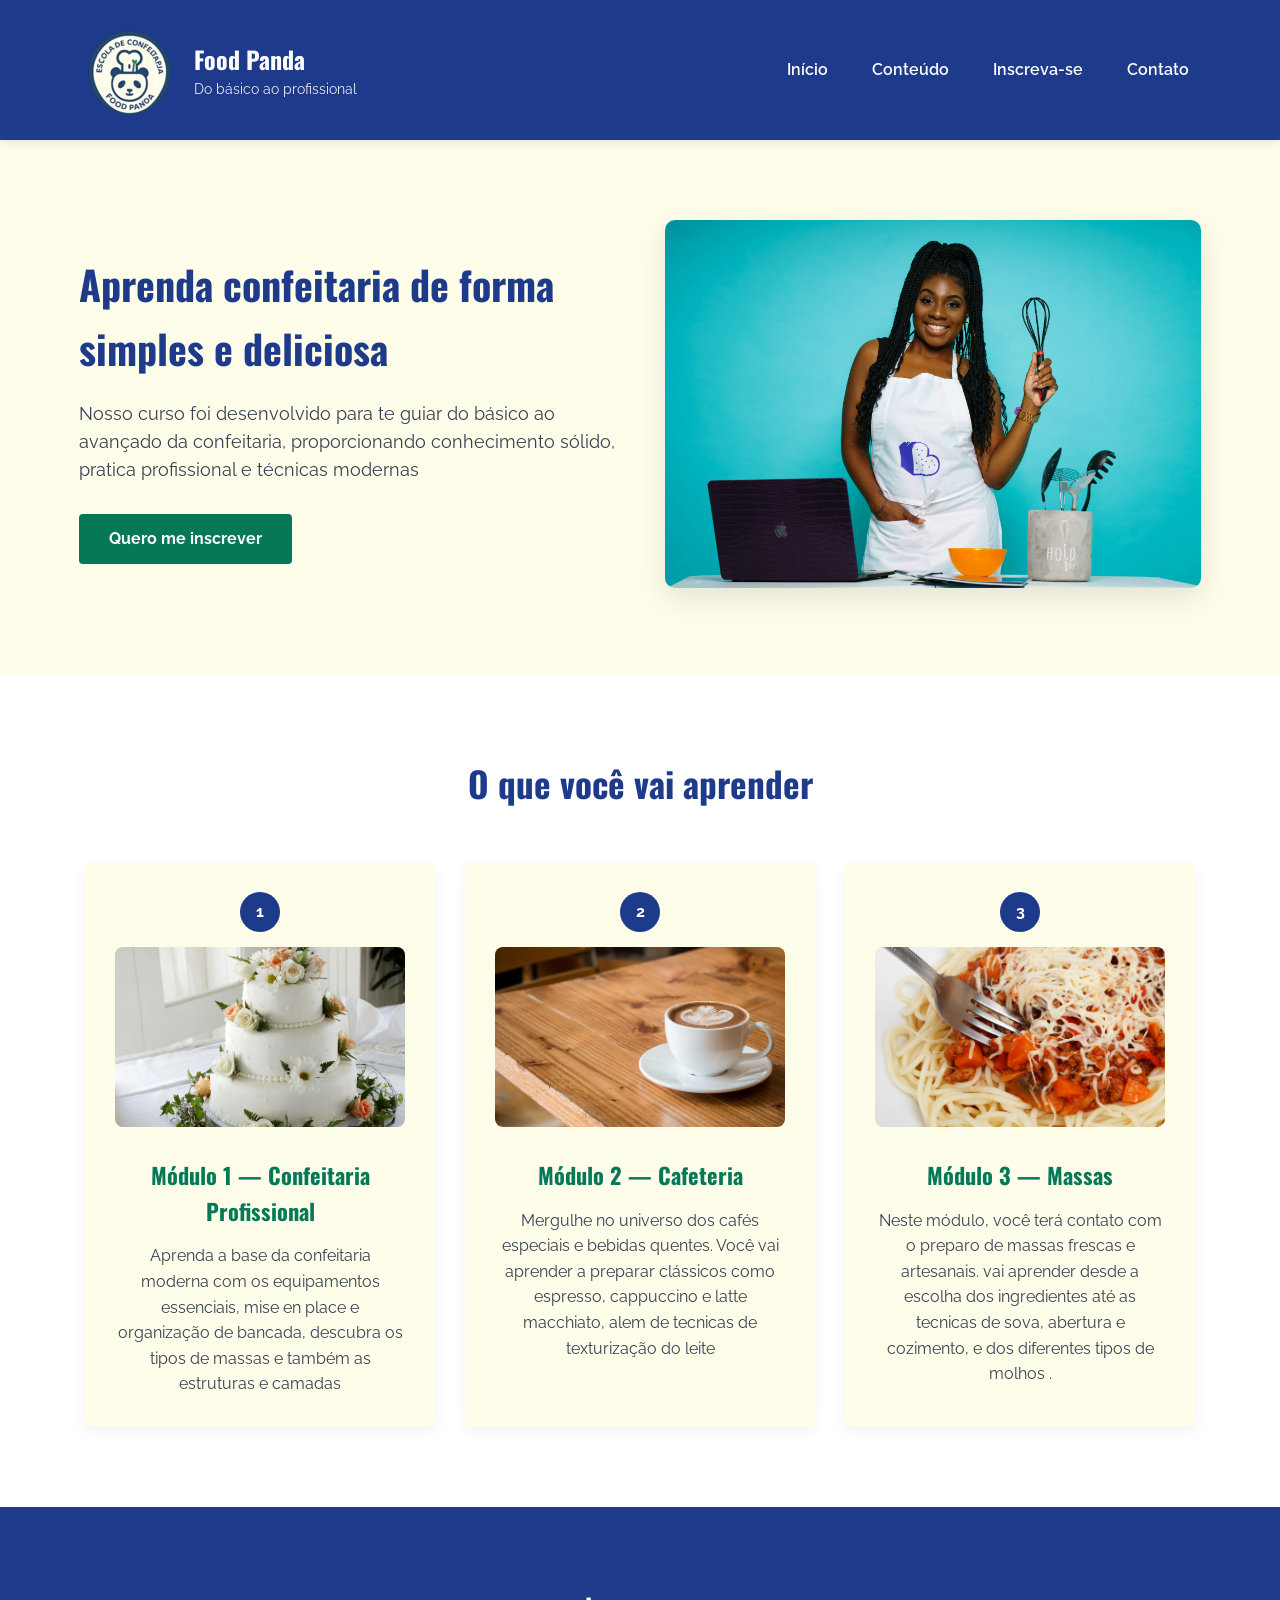
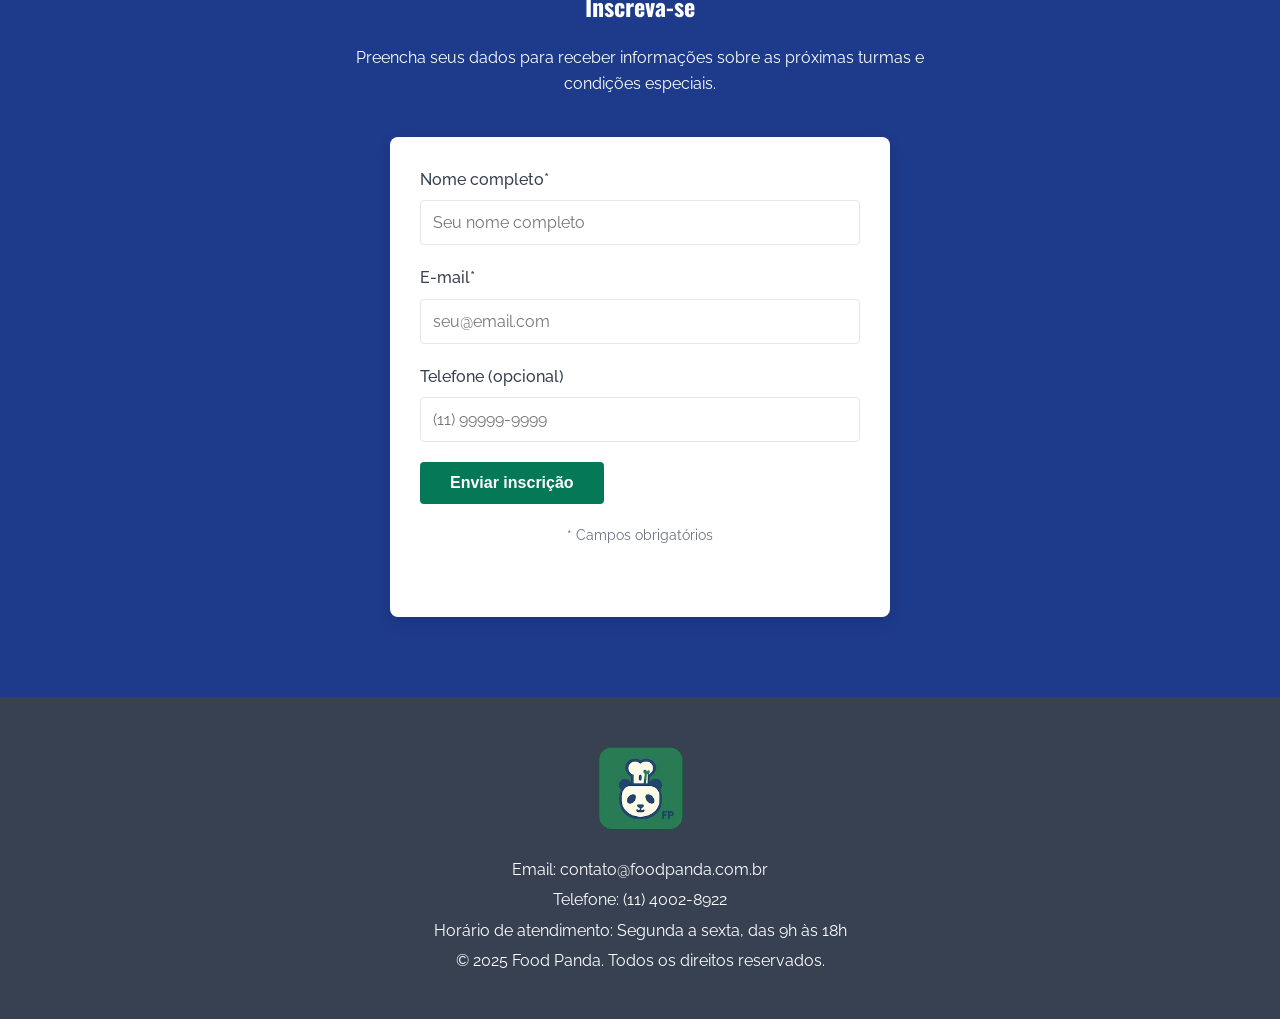
<file: Programação Web/AV1 - Site Food Panda/index.html>
<!DOCTYPE html>
<html lang="pt-BR">
<head>
  <meta charset="UTF-8">
  <meta name="viewport" content="width=device-width, initial-scale=1.0">
  <title>Food Panda — Curso Online de Confeitaria</title>
  <link rel="icon" type="image/png" sizes="18x18" href="imagens/rodape.png">
  <link href="https://fonts.googleapis.com/css2?family=Oswald:wght@400;600&family=Raleway:wght@300;400;500&display=swap" rel="stylesheet">
  <link rel="stylesheet" href="css/style.css">
</head>
<body>
  
  <header>
    <div class="container">
      <div class="header-content">
        <div class="logo-area">
          <img src="imagens/logo.png" alt="Logo Confeitaria Essencial" class="logo">
          <div>
            <h1 class="site-title">Food Panda</h1>
            <p class="site-slogan">Do básico ao profissional</p>
          </div>
        </div>
        
        <nav>
          <ul>
            <li><a href="#inicio">Início</a></li>
            <li><a href="#conteudo">Conteúdo</a></li>
            <li><a href="#inscricao">Inscreva-se</a></li>
            <li><a href="#contato">Contato</a></li>
          </ul>
        </nav>
      </div>
    </div>
  </header>
  
  
  <section id="inicio" class="hero">
    <div class="container">
      <div class="hero-content">
        <h2>Aprenda confeitaria de forma simples e deliciosa</h2>
        <p>Nosso curso foi desenvolvido para te guiar do básico ao avançado da confeitaria, proporcionando conhecimento sólido, pratica profissional e técnicas modernas</p>
        <a href="#inscricao" class="btn">Quero me inscrever</a>
      </div>
      <div class="hero-image">
        <img src="imagens/imagemhome.jpg" alt="Bolos e doces deliciosos">
      </div>
    </div>
  </section>

  
  <section id="conteudo" class="conteudo">
    <div class="container">
      <h2>O que você vai aprender</h2>
      
      <div class="modulos">
        <div class="modulo">
          <div class="modulo-icon">1</div>
          <div class="modulo-image">
            <img src="imagens/bolo.jpg" alt="Módulo 1 - Confeitaria Profissional">
          </div>
          <h3>Módulo 1 — Confeitaria Profissional</h3>
          <p>Aprenda a base da confeitaria moderna com os equipamentos essenciais, mise en place e organização de bancada, descubra os tipos de massas e também as estruturas e camadas</p>
        </div>
        
        <div class="modulo">
          <div class="modulo-icon">2</div>
          <div class="modulo-image">
            <img src="imagens/cafe.jpg" alt="Módulo 2 - Cafeteria">
          </div>
          <h3>Módulo 2 — Cafeteria</h3>
          <p>Mergulhe no universo dos cafés especiais e bebidas quentes. Você vai aprender a preparar clássicos como espresso, cappuccino e latte macchiato, alem de tecnicas de texturização do leite</p>
        </div>
        
        <div class="modulo">
          <div class="modulo-icon">3</div>
          <div class="modulo-image">
            <img src="imagens/spagetthi.jpg" alt="Módulo 3 - Massas">
          </div>
          <h3>Módulo 3 — Massas</h3>
          <p>Neste módulo, você terá contato com o preparo de massas frescas e artesanais. vai aprender desde a escolha dos ingredientes até as tecnicas de sova, abertura e cozimento, e dos diferentes tipos de molhos .</p>
        </div>
      </div>
    </div>
  </section>

  
  <section id="inscricao" class="inscricao">
    <div class="container">
      <h2>Inscreva-se</h2>
      <p>Preencha seus dados para receber informações sobre as próximas turmas e condições especiais.</p>
      
      <div class="form-container">
        <form action="#" method="post">
          <div class="form-group">
            <label for="nome">Nome completo*</label>
            <input type="text" id="nome" name="nome" required placeholder="Seu nome completo">
          </div>
          
          <div class="form-group">
            <label for="email">E-mail*</label>
            <input type="email" id="email" name="email" required placeholder="seu@email.com">
          </div>
          
          <div class="form-group">
            <label for="telefone">Telefone (opcional)</label>
            <input type="text" id="telefone" name="telefone" placeholder="(11) 99999-9999">
          </div>
          
          <div class="form-group">
            <input type="submit" value="Enviar inscrição" class="btn">
          </div>
          
          <p class="obs-campos">* Campos obrigatórios</p>
        </form>
      </div>
    </div>
  </section>

  
  <footer id="contato">
    <div class="container">
      <img src="imagens/rodape.png" alt="Logo Food Panda" class="footer-logo">
      <p>Email: contato@foodpanda.com.br</p>
      <p>Telefone: (11) 4002-8922</p>
      <p>Horário de atendimento: Segunda a sexta, das 9h às 18h</p>
      <p>&copy; 2025 Food Panda. Todos os direitos reservados.</p>
    </div>
  </footer>
</body>
</html>
</file>
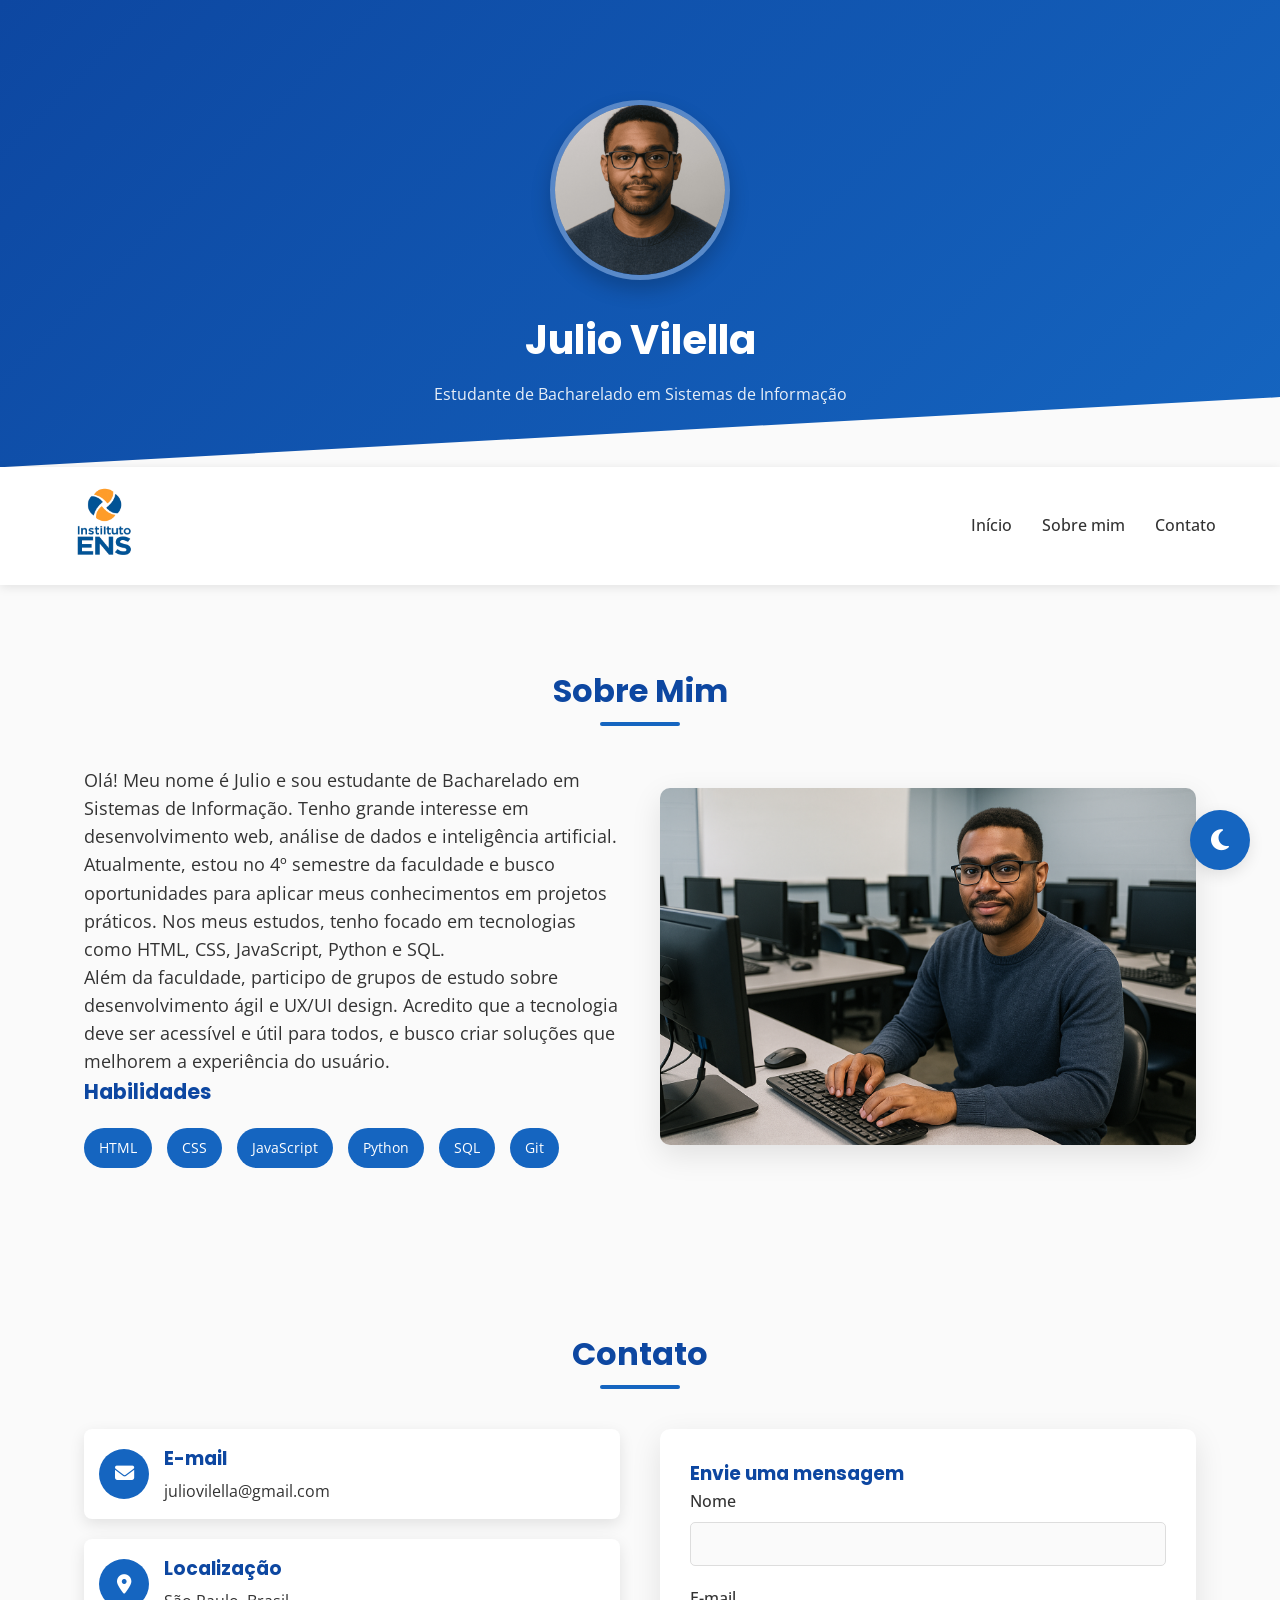
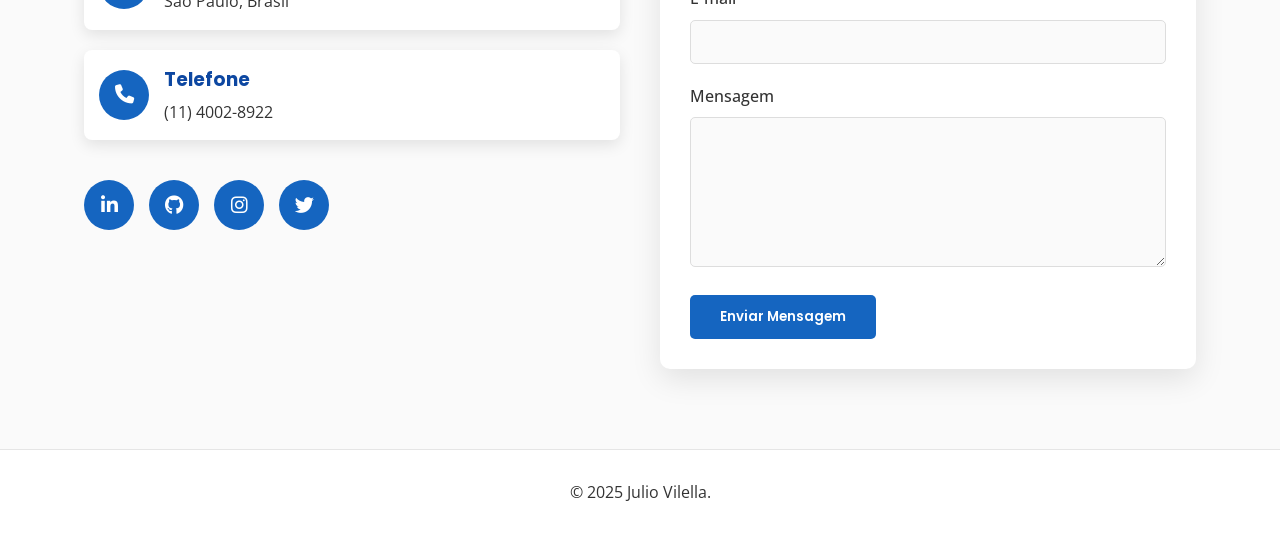
<file: Programação Web/AV2 - Portifólio Julio Vilella/index.html>
<!DOCTYPE html>
<html lang="pt-BR">
<head>
    <meta charset="UTF-8">
    <meta name="viewport" content="width=device-width, initial-scale=1.0">
    <title>Julio Vilella - Profissional de Tecnologia</title>
    <link rel="icon" type="image/png" sizes="22x22" href="imagens/logo.ico">
    <link rel="preconnect" href="https://fonts.googleapis.com">
    <link rel="preconnect" href="https://fonts.gstatic.com" crossorigin>
    <link href="https://fonts.googleapis.com/css2?family=Poppins:wght@400;600;700&family=Open+Sans:wght@400;500&display=swap" rel="stylesheet">
    <link rel="stylesheet" href="https://cdnjs.cloudflare.com/ajax/libs/font-awesome/6.4.0/css/all.min.css">
    <link rel="stylesheet" href="css/style.css">
</head>
<body>
    
    <header id="inicio">
        <div class="container">
            <img src="imagens/profile.png" alt="Foto de perfil" class="profile-img">
            <h1>Julio Vilella</h1>
            <p>Estudante de Bacharelado em Sistemas de Informação</p>
        </div>
    </header>

    
    <nav>
        <div class="container nav-container">
            <div class="logo">
                <img src="imagens/logo.png" alt="Logo">
            </div>
            <ul class="nav-links">
                <li><a href="#inicio">Início</a></li>
                <li><a href="#sobre">Sobre mim</a></li>
                <li><a href="#contato">Contato</a></li>
            </ul>
        </div>
    </nav>

    
    <section id="sobre">
        <div class="container">
            <h2 class="section-title">Sobre Mim</h2>
            <div class="about-content">
                <div class="about-text">
                    <p>Olá! Meu nome é Julio e sou estudante de Bacharelado em Sistemas de Informação. Tenho grande interesse em desenvolvimento web, análise de dados e inteligência artificial.</p>
                    <p>Atualmente, estou no 4º semestre da faculdade e busco oportunidades para aplicar meus conhecimentos em projetos práticos. Nos meus estudos, tenho focado em tecnologias como HTML, CSS, JavaScript, Python e SQL.</p>
                    <p>Além da faculdade, participo de grupos de estudo sobre desenvolvimento ágil e UX/UI design. Acredito que a tecnologia deve ser acessível e útil para todos, e busco criar soluções que melhorem a experiência do usuário.</p>
                    
                    <h3>Habilidades</h3>
                    <div class="skills">
                        <span class="skill">HTML</span>
                        <span class="skill">CSS</span>
                        <span class="skill">JavaScript</span>
                        <span class="skill">Python</span>
                        <span class="skill">SQL</span>
                        <span class="skill">Git</span>
                    </div>
                </div>
                <div class="about-image">
                    <img src="imagens/trabalhando.png" alt="Trabalhando em equipe">
                </div>
            </div>
        </div>
    </section>

    
    <section id="contato">
        <div class="container">
            <h2 class="section-title">Contato</h2>
            <div class="contact-content">
                <div class="contact-info">
                    <div class="contact-item">
                        <div class="contact-icon">
                            <i class="fas fa-envelope"></i>
                        </div>
                        <div class="contact-text">
                            <h3>E-mail</h3>
                            <p>juliovilella@gmail.com</p>
                        </div>
                    </div>
                    
                    <div class="contact-item">
                        <div class="contact-icon">
                            <i class="fas fa-map-marker-alt"></i>
                        </div>
                        <div class="contact-text">
                            <h3>Localização</h3>
                            <p>São Paulo, Brasil</p>
                        </div>
                    </div>
                    
                    <div class="contact-item">
                        <div class="contact-icon">
                            <i class="fas fa-phone"></i>
                        </div>
                        <div class="contact-text">
                            <h3>Telefone</h3>
                            <p>(11) 4002-8922</p>
                        </div>
                    </div>
                    
                    <div class="social-links">
                        <a href="#" class="social-link">
                            <i class="fab fa-linkedin-in"></i>
                        </a>
                        <a href="#" class="social-link">
                            <i class="fab fa-github"></i>
                        </a>
                        <a href="#" class="social-link">
                            <i class="fab fa-instagram"></i>
                        </a>
                        <a href="#" class="social-link">
                            <i class="fab fa-twitter"></i>
                        </a>
                    </div>
                </div>
                
                <div class="contact-form">
                    <h3>Envie uma mensagem</h3>
                    <form id="contactForm">
                        <div class="form-group">
                            <label for="name">Nome</label>
                            <input type="text" id="name" required>
                        </div>
                        <div class="form-group">
                            <label for="email">E-mail</label>
                            <input type="email" id="email" required>
                        </div>
                        <div class="form-group">
                            <label for="message">Mensagem</label>
                            <textarea id="message" required></textarea>
                        </div>
                        <button type="submit" class="btn">Enviar Mensagem</button>
                    </form>
                </div>
            </div>
        </div>
    </section>

    
    <footer>
        <div class="container">
            <p>&copy; 2025 Julio Vilella. </p>
        </div>
    </footer>

    
    <div class="theme-toggle" id="themeToggle">
        <i class="fas fa-moon"></i>
    </div>

    <script src="js/script.js"></script>
</body>
</html>
</file>
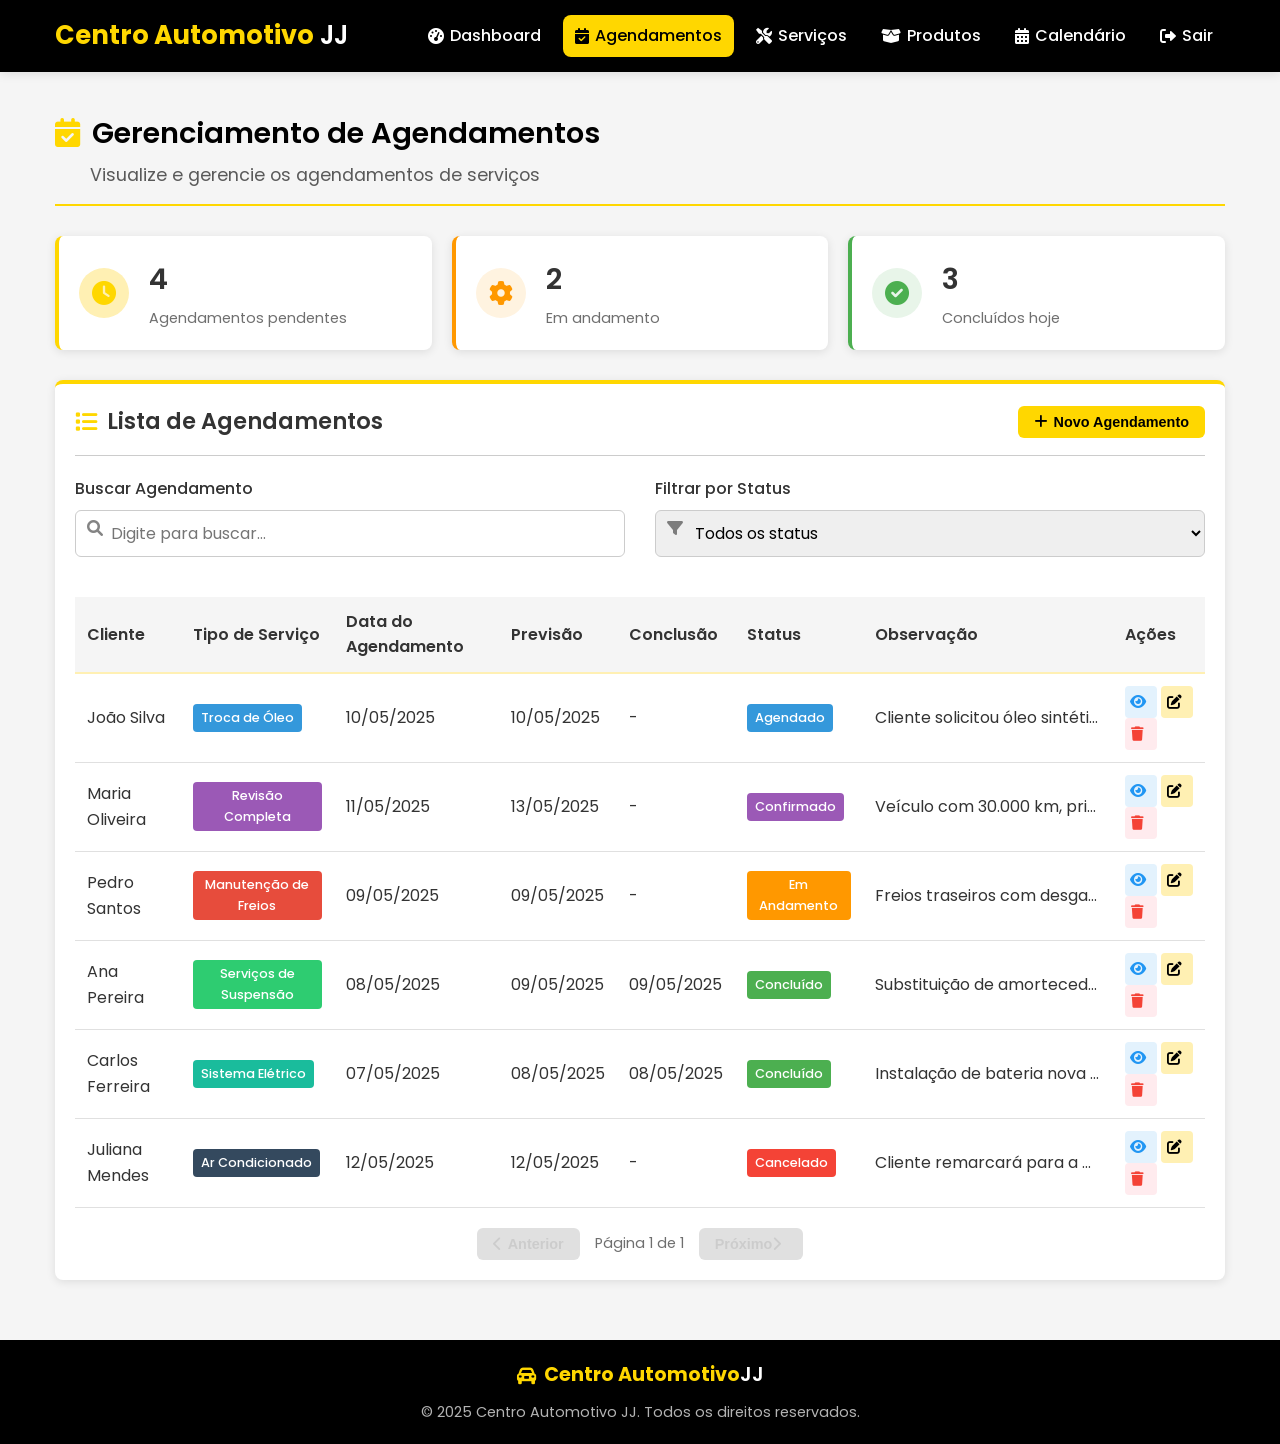
<file: Projeto Auto Agenda/auto-agenda-main/v1.5/views/agendamentos.html>
<!DOCTYPE html>
<html lang="pt-BR">
<head>
  <meta charset="UTF-8">
  <meta name="viewport" content="width=device-width, initial-scale=1.0">
  <title>Agendamentos - Centro Automotivo JJ</title>
  <link rel="stylesheet" href="../assets/css/agendamentos.css">
  <link rel="stylesheet" href="https://cdnjs.cloudflare.com/ajax/libs/font-awesome/6.0.0/css/all.min.css">
</head>
<body>
  <!-- Cabeçalho -->
  <header class="header">
    <div class="container">
      <div class="logo">
        <h1><span class="logo-highlight">Centro Automotivo</span> JJ</h1>
      </div>
      
      <nav class="nav-menu">
        <div class="nav-item">
          <a href="index.html" class="nav-link"><i class="fas fa-tachometer-alt"></i> Dashboard</a>
        </div>
        <div class="nav-item">
          <a href="agendamentos.html" class="nav-link active"><i class="fas fa-calendar-check"></i> Agendamentos</a>
        </div>
        <div class="nav-item">
          <a href="servicos.html" class="nav-link"><i class="fas fa-tools"></i> Serviços</a>
        </div>
        <div class="nav-item">
          <a href="produtos.html" class="nav-link"><i class="fas fa-box-open"></i> Produtos</a>
        </div>
        <div class="nav-item">
          <a href="calendario.html" class="nav-link"><i class="fas fa-calendar-alt"></i> Calendário</a>
        </div>
        <div class="nav-item">
          <a href="../login.html" class="nav-link"><i class="fas fa-sign-out-alt"></i> Sair</a>
        </div>
      </nav>
    </div>
  </header>

 <!-- Conteúdo Principal -->
  <main class="main-content">
    <div class="container">
      <div class="page-header">
        <h2><i class="fas fa-calendar-check"></i> Gerenciamento de Agendamentos</h2>
        <p>Visualize e gerencie os agendamentos de serviços</p>
      </div>
      
      <!-- Estatísticas rápidas -->
      <div class="stats-container">
        <div class="stat-card">
          <div class="stat-icon">
            <i class="fas fa-clock"></i>
          </div>
          <div class="stat-info">
            <h3>4</h3>
            <p>Agendamentos pendentes</p>
          </div>
        </div>
        
        <div class="stat-card warning">
          <div class="stat-icon">
            <i class="fas fa-cog"></i>
          </div>
          <div class="stat-info">
            <h3>2</h3>
            <p>Em andamento</p>
          </div>
        </div>
        
        <div class="stat-card success">
          <div class="stat-icon">
            <i class="fas fa-check-circle"></i>
          </div>
          <div class="stat-info">
            <h3>3</h3>
            <p>Concluídos hoje</p>
          </div>
        </div>
      </div>
      
      
      
      <!-- Tabela de Agendamentos -->
      <div class="table-container" id="lista-agendamentos-container">
        <div class="table-header">
          <h3><i class="fas fa-list"></i> Lista de Agendamentos</h3>
          <button class="btn btn-primary" id="btn-novo-agendamento">
            <i class="fas fa-plus"></i> Novo Agendamento
          </button>
        </div>
        
        <div class="table-filters">
          <div class="form-row">
            <div class="form-col">
              <div class="form-group">
                <label for="busca">Buscar Agendamento</label>
                <div class="input-wrapper">
                  <i class="fas fa-search input-icon"></i>
                  <input type="text" id="busca" name="busca" placeholder="Digite para buscar...">
                </div>
              </div>
            </div>
            
            <div class="form-col">
              <div class="form-group">
                <label for="filtro_status">Filtrar por Status</label>
                <div class="input-wrapper">
                  <i class="fas fa-filter input-icon"></i>
                  <select id="filtro_status" name="filtro_status">
                    <option value="">Todos os status</option>
                    <option value="agendado">Agendado</option>
                    <option value="confirmado">Confirmado</option>
                    <option value="em_andamento">Em Andamento</option>
                    <option value="concluido">Concluído</option>
                    <option value="cancelado">Cancelado</option>
                  </select>
                </div>
              </div>
            </div>
          </div>
        </div>
        
        <div class="table-responsive">
          <table>
            <thead>
              <tr>
                <th>Cliente</th>
                <th>Tipo de Serviço</th>
                <th>Data do Agendamento</th>
                <th>Previsão</th>
                <th>Conclusão</th>
                <th>Status</th>
                <th>Observação</th>
                <th>Ações</th>
              </tr>
            </thead>
            <tbody>
              <tr>
                <td>João Silva</td>
                <td><span class="service-badge troca_oleo">Troca de Óleo</span></td>
                <td>10/05/2025</td>
                <td>10/05/2025</td>
                <td>-</td>
                <td><span class="status-badge agendado">Agendado</span></td>
                <td class="observacao-cell">Cliente solicitou óleo sintético de alta performance</td>
                <td class="action-buttons">
                  <button class="btn btn-action view-btn" title="Visualizar">
                    <i class="fas fa-eye"></i>
                  </button>
                  <button class="btn btn-action edit-btn" title="Editar">
                    <i class="fas fa-edit"></i>
                  </button>
                  <button class="btn btn-action delete-btn" title="Excluir">
                    <i class="fas fa-trash"></i>
                  </button>
                </td>
              </tr>
              <tr>
                <td>Maria Oliveira</td>
                <td><span class="service-badge revisao">Revisão Completa</span></td>
                <td>11/05/2025</td>
                <td>13/05/2025</td>
                <td>-</td>
                <td><span class="status-badge confirmado">Confirmado</span></td>
                <td class="observacao-cell">Veículo com 30.000 km, primeira revisão completa</td>
                <td class="action-buttons">
                  <button class="btn btn-action view-btn" title="Visualizar">
                    <i class="fas fa-eye"></i>
                  </button>
                  <button class="btn btn-action edit-btn" title="Editar">
                    <i class="fas fa-edit"></i>
                  </button>
                  <button class="btn btn-action delete-btn" title="Excluir">
                    <i class="fas fa-trash"></i>
                  </button>
                </td>
              </tr>
              <tr>
                <td>Pedro Santos</td>
                <td><span class="service-badge freios">Manutenção de Freios</span></td>
                <td>09/05/2025</td>
                <td>09/05/2025</td>
                <td>-</td>
                <td><span class="status-badge em_andamento">Em Andamento</span></td>
                <td class="observacao-cell">Freios traseiros com desgaste excessivo</td>
                <td class="action-buttons">
                  <button class="btn btn-action view-btn" title="Visualizar">
                    <i class="fas fa-eye"></i>
                  </button>
                  <button class="btn btn-action edit-btn" title="Editar">
                    <i class="fas fa-edit"></i>
                  </button>
                  <button class="btn btn-action delete-btn" title="Excluir">
                    <i class="fas fa-trash"></i>
                  </button>
                </td>
              </tr>
              <tr>
                <td>Ana Pereira</td>
                <td><span class="service-badge suspensao">Serviços de Suspensão</span></td>
                <td>08/05/2025</td>
                <td>09/05/2025</td>
                <td>09/05/2025</td>
                <td><span class="status-badge concluido">Concluído</span></td>
                <td class="observacao-cell">Substituição de amortecedores dianteiros</td>
                <td class="action-buttons">
                  <button class="btn btn-action view-btn" title="Visualizar">
                    <i class="fas fa-eye"></i>
                  </button>
                  <button class="btn btn-action edit-btn" title="Editar">
                    <i class="fas fa-edit"></i>
                  </button>
                  <button class="btn btn-action delete-btn" title="Excluir">
                    <i class="fas fa-trash"></i>
                  </button>
                </td>
              </tr>
              <tr>
                <td>Carlos Ferreira</td>
                <td><span class="service-badge eletrica">Sistema Elétrico</span></td>
                <td>07/05/2025</td>
                <td>08/05/2025</td>
                <td>08/05/2025</td>
                <td><span class="status-badge concluido">Concluído</span></td>
                <td class="observacao-cell">Instalação de bateria nova e verificação da alternador</td>
                <td class="action-buttons">
                  <button class="btn btn-action view-btn" title="Visualizar">
                    <i class="fas fa-eye"></i>
                  </button>
                  <button class="btn btn-action edit-btn" title="Editar">
                    <i class="fas fa-edit"></i>
                  </button>
                  <button class="btn btn-action delete-btn" title="Excluir">
                    <i class="fas fa-trash"></i>
                  </button>
                </td>
              </tr>
              <tr>
                <td>Juliana Mendes</td>
                <td><span class="service-badge ar_condicionado">Ar Condicionado</span></td>
                <td>12/05/2025</td>
                <td>12/05/2025</td>
                <td>-</td>
                <td><span class="status-badge cancelado">Cancelado</span></td>
                <td class="observacao-cell">Cliente remarcará para a próxima semana</td>
                <td class="action-buttons">
                  <button class="btn btn-action view-btn" title="Visualizar">
                    <i class="fas fa-eye"></i>
                  </button>
                  <button class="btn btn-action edit-btn" title="Editar">
                    <i class="fas fa-edit"></i>
                  </button>
                  <button class="btn btn-action delete-btn" title="Excluir">
                    <i class="fas fa-trash"></i>
                  </button>
                </td>
              </tr>
            </tbody>
          </table>
        </div>
        
        <div class="table-pagination">
          <button class="btn btn-secondary" id="btn-anterior" disabled>
            <i class="fas fa-chevron-left"></i> Anterior
          </button>
          <span class="pagination-info">Página 1 de 1</span>
          <button class="btn btn-secondary" id="btn-proximo" disabled>
            Próximo <i class="fas fa-chevron-right"></i>
          </button>
        </div>
      </div>


      <!-- Formulário de Agendamento -->
      <div class="form-container" id="agendamento-form-container" style="display: none;">
        <div class="form-header">
          <h3><i class="fas fa-plus-circle"></i> Novo Agendamento</h3>
        </div>
        
        <form id="agendamento-form">
          <div class="form-row">
            <div class="form-col">
              <div class="form-group">
                <label for="nome_cliente">Nome do Cliente</label>
                <div class="input-wrapper">
                  <i class="fas fa-user input-icon"></i>
                  <input type="text" id="nome_cliente" name="nome_cliente" placeholder="Nome completo do cliente" required>
                </div>
              </div>
            </div>
            
            <div class="form-col">
              <div class="form-group">
                <label for="tipo_servico">Tipo de Serviço</label>
                <div class="input-wrapper">
                  <i class="fas fa-tools input-icon"></i>
                  <select id="tipo_servico" name="tipo_servico" required>
                    <option value="">Selecione um serviço</option>
                    <option value="troca_oleo">Troca de Óleo</option>
                    <option value="revisao">Revisão Completa</option>
                    <option value="freios">Manutenção de Freios</option>
                    <option value="suspensao">Serviços de Suspensão</option>
                    <option value="eletrica">Sistema Elétrico</option>
                    <option value="motor">Reparo de Motor</option>
                    <option value="ar_condicionado">Ar Condicionado</option>
                  </select>
                </div>
              </div>
            </div>
          </div>
          
          <div class="form-row">
            <div class="form-col">
              <div class="form-group">
                <label for="data_agendamento">Data do Agendamento</label>
                <div class="input-wrapper">
                  <i class="fas fa-calendar-alt input-icon"></i>
                  <input type="date" id="data_agendamento" name="data_agendamento" required>
                </div>
              </div>
            </div>
            
            <div class="form-col">
              <div class="form-group">
                <label for="data_previsao">Previsão de Conclusão</label>
                <div class="input-wrapper">
                  <i class="fas fa-hourglass-half input-icon"></i>
                  <input type="date" id="data_previsao" name="data_previsao" required>
                </div>
              </div>
            </div>
          </div>
          
          <div class="form-row">
            <div class="form-col">
              <div class="form-group">
                <label for="status">Status</label>
                <div class="input-wrapper">
                  <i class="fas fa-info-circle input-icon"></i>
                  <select id="status" name="status" required>
                    <option value="">Selecione um status</option>
                    <option value="agendado">Agendado</option>
                    <option value="confirmado">Confirmado</option>
                    <option value="em_andamento">Em Andamento</option>
                    <option value="concluido">Concluído</option>
                    <option value="cancelado">Cancelado</option>
                  </select>
                </div>
              </div>
            </div>
            
            <div class="form-col" id="data_conclusao_container">
              <div class="form-group">
                <label for="data_conclusao">Data de Conclusão</label>
                <div class="input-wrapper">
                  <i class="fas fa-flag-checkered input-icon"></i>
                  <input type="date" id="data_conclusao" name="data_conclusao">
                </div>
              </div>
            </div>
          </div>
          
          <div class="form-group">
            <label for="observacao">Observações</label>
            <div class="input-wrapper">
              <i class="fas fa-comment-alt input-icon"></i>
              <textarea id="observacao" name="observacao" rows="3" placeholder="Observações adicionais sobre o agendamento" maxlength="1000"></textarea>
            </div>
          </div>
          
          <div class="form-actions">
            <button type="reset" class="btn btn-secondary" id="btn-cancelar-novo-agendamento">
              <i class="fas fa-times"></i> Cancelar
            </button>
            <button type="submit" class="btn">
              <i class="fas fa-save"></i> Salvar Agendamento
            </button>
          </div>
        </form>
      </div>
    </div>
  </main>

  <!-- Rodapé -->
  <footer class="footer">
    <div class="container">
      <div class="footer-content">
        <div class="footer-logo">
          <i class="fas fa-car-alt"></i>
          <span class="logo-highlight">Centro Automotivo</span> JJ
        </div>
        <p class="footer-copyright">&copy; 2025 Centro Automotivo JJ. Todos os direitos reservados.</p>
      </div>
    </div>
  </footer>

  <!-- Script para o campo de data de conclusão -->
  <script>
    document.addEventListener('DOMContentLoaded', function() {
      const statusSelect = document.getElementById('status');
      const dataConclusaoContainer = document.getElementById('data_conclusao_container');
      
      // Verifica o status inicial
      checkStatus();
      
      // Adiciona evento para verificar quando o status muda
      statusSelect.addEventListener('change', checkStatus);
      
      function checkStatus() {
        if (statusSelect.value === 'concluido') {
          dataConclusaoContainer.style.display = 'block';
          document.getElementById('data_conclusao').required = true;
        } else {
          dataConclusaoContainer.style.display = 'none';
          document.getElementById('data_conclusao').required = false;
        }
      }
    });
  </script>
  <script>
  document.addEventListener('DOMContentLoaded', function() {
    // Seleciona o botão "Novo Agendamento"
    const btnNovoAgendamento = document.getElementById('btn-novo-agendamento');
    
    // Seleciona o container do formulário de novo agendamento
    const formContainer = document.getElementById('agendamento-form-container');

    // Verifica se ambos os elementos existem na página
    if (btnNovoAgendamento && formContainer) {
      // Adiciona um evento de clique ao botão
      btnNovoAgendamento.addEventListener('click', function() {
        // Mostra o container do formulário
        if (formContainer.style.display === 'none' || formContainer.style.display === '') {
          formContainer.style.display = 'block'; // 

          // Scrolla a tela para o container do formulário
          formContainer.scrollIntoView({ behavior: 'smooth', block: 'start' });
        } else {
          
          formContainer.style.display = 'none'; 
        }
      });
    } else {
      if (!btnNovoAgendamento) {
        console.error('Botão com ID "btn-novo-agendamento" não encontrado.');
      }
      if (!formContainer) {
        console.error('Container do formulário com ID "agendamento-form-container" não encontrado.');
      }
    }

    // Adicionar funcionalidade ao botão "Cancelar" do formulário de novo agendamento
    const btnCancelarNovoAgendamento = document.getElementById('btn-cancelar-novo-agendamento');
    const containerListaAgendamentos = document.getElementById('lista-agendamentos-container'); 


    if (btnCancelarNovoAgendamento && formContainer && containerListaAgendamentos) {
        btnCancelarNovoAgendamento.addEventListener('click', function() {
            // Esconde o formulário de novo agendamento
            formContainer.style.display = 'none'; 
            
            // Reseta os campos do formulário
            const formNovo = document.getElementById('formNovoAgendamento');
            if (formNovo) {
                formNovo.reset();
            }

            // Scrolla a tela de volta para a lista de agendamentos
            containerListaAgendamentos.scrollIntoView({ behavior: 'smooth', block: 'start' });
        });
    } else {
        if (!btnCancelarNovoAgendamento) {
            console.error('Botão "Cancelar Novo Agendamento" (btn-cancelar-novo-agendamento) não encontrado.');
        }
        if (!formContainer) {
            console.error('Container do formulário de novo agendamento (formNovoAgendamentoContainer) não encontrado para o botão Cancelar.');
        }
        if (!containerListaAgendamentos) {
            console.error('Container da lista de agendamentos (lista-agendamentos-container) não encontrado para scroll no Cancelar.');
        }
    }

    
  });
</script>
</body>
</html>
</file>
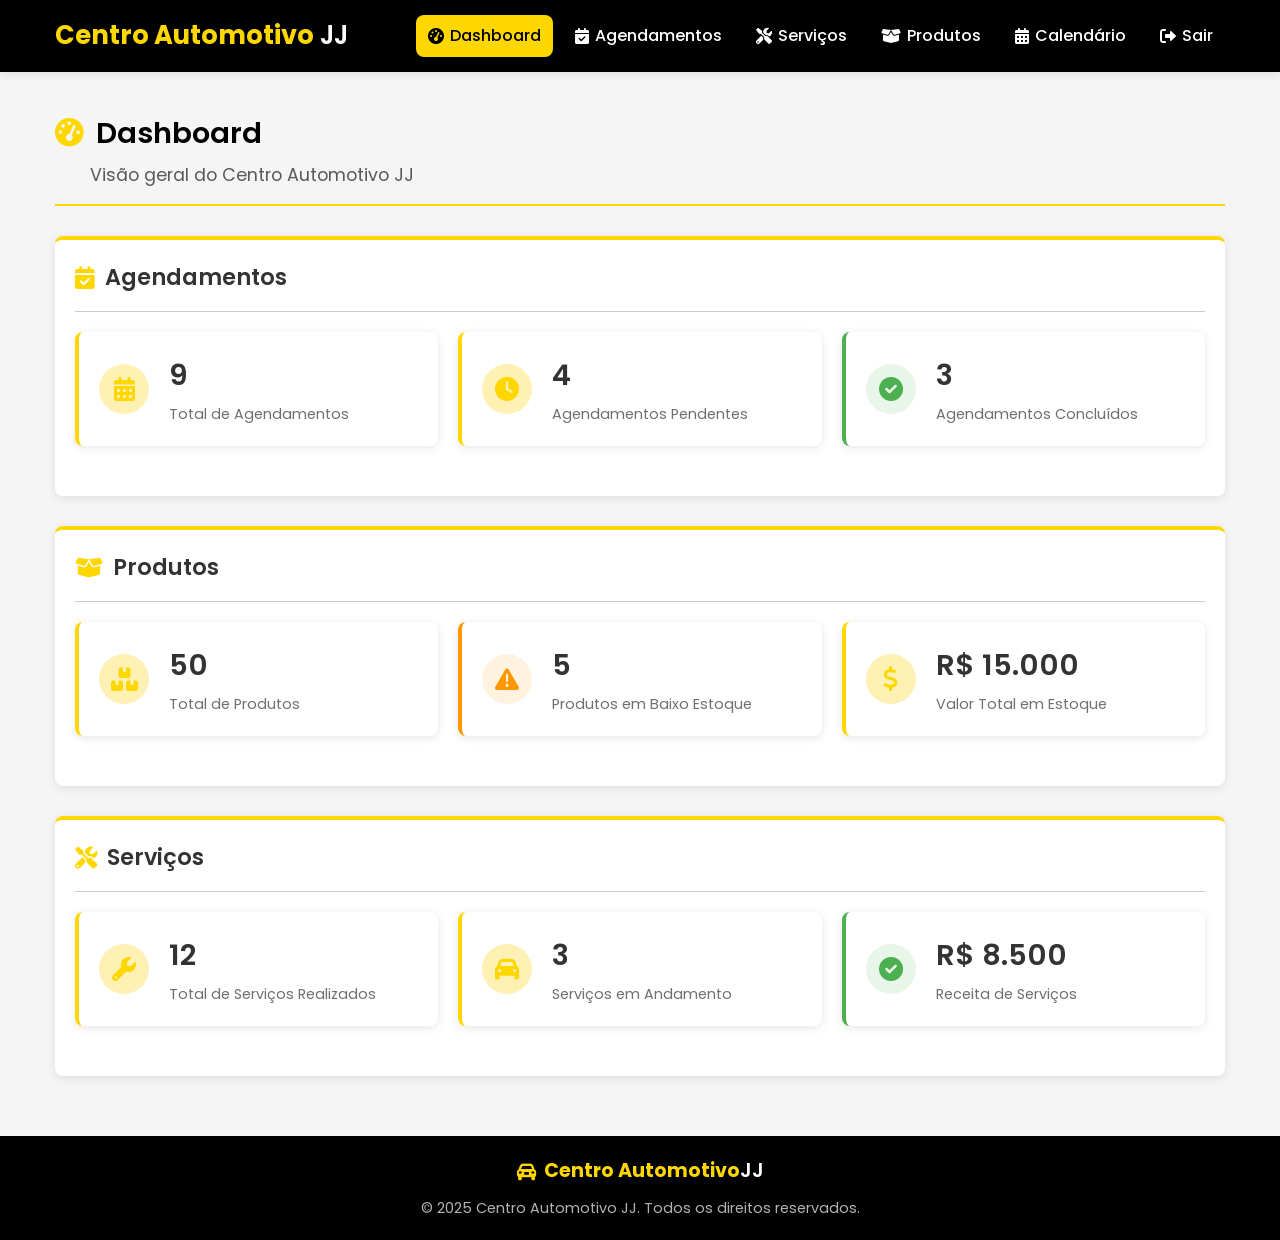
<file: Projeto Auto Agenda/auto-agenda-main/v1.5/views/dashboard.html>
<!DOCTYPE html>
<html lang="pt-BR">
<head>
  <meta charset="UTF-8">
  <meta name="viewport" content="width=device-width, initial-scale=1.0">
  <title>Dashboard - Centro Automotivo JJ</title>
  <link rel="stylesheet" href="https://cdnjs.cloudflare.com/ajax/libs/font-awesome/6.0.0/css/all.min.css">
  <link rel="stylesheet" href="../assets/css/index.css">
</head>
<body>
  <!-- Cabeçalho -->
  <header class="header">
    <div class="container">
      <div class="logo">
        <h1><span class="logo-highlight">Centro Automotivo</span> JJ</h1>
      </div>
      
      <nav class="nav-menu">
        <div class="nav-item">
          <a href="index.html" class="nav-link active"><i class="fas fa-tachometer-alt"></i> Dashboard</a>
        </div>
        <div class="nav-item">
          <a href="agendamentos.html" class="nav-link"><i class="fas fa-calendar-check"></i> Agendamentos</a>
        </div>
        <div class="nav-item">
          <a href="servicos.html" class="nav-link"><i class="fas fa-tools"></i> Serviços</a>
        </div>
        <div class="nav-item">
          <a href="produtos.html" class="nav-link"><i class="fas fa-box-open"></i> Produtos</a>
        </div>
        <div class="nav-item">
          <a href="calendario.html" class="nav-link"><i class="fas fa-calendar-alt"></i> Calendário</a>
        </div>
        <div class="nav-item">
          <a href="../login.html" class="nav-link"><i class="fas fa-sign-out-alt"></i> Sair</a>
        </div>
      </nav>
    </div>
  </header>

  <!-- Conteúdo Principal -->
  <main class="main-content">
    <div class="container">
      <div class="page-header">
        <h2><i class="fas fa-tachometer-alt"></i> Dashboard</h2>
        <p>Visão geral do Centro Automotivo JJ</p>
      </div>
      
      <!-- Seção de Agendamentos -->
      <div class="table-container">
        <div class="table-header">
          <h3><i class="fas fa-calendar-check"></i> Agendamentos</h3>
        </div>
        
        <div class="stats-container">
          <div class="stat-card">
            <div class="stat-icon">
              <i class="fas fa-calendar-alt"></i>
            </div>
            <div class="stat-info">
              <h3>9</h3>
              <p>Total de Agendamentos</p>
            </div>
          </div>
          
          <div class="stat-card">
            <div class="stat-icon">
              <i class="fas fa-clock"></i>
            </div>
            <div class="stat-info">
              <h3>4</h3>
              <p>Agendamentos Pendentes</p>
            </div>
          </div>
          
          <div class="stat-card success">
            <div class="stat-icon">
              <i class="fas fa-check-circle"></i>
            </div>
            <div class="stat-info">
              <h3>3</h3>
              <p>Agendamentos Concluídos</p>
            </div>
          </div>
        </div>
      </div>

      <!-- Seção de Produtos/Estoque -->
      <div class="table-container">
        <div class="table-header">
          <h3><i class="fas fa-box-open"></i> Produtos</h3>
        </div>
        
        <div class="stats-container">
          <div class="stat-card">
            <div class="stat-icon">
              <i class="fas fa-boxes"></i>
            </div>
            <div class="stat-info">
              <h3>50</h3>
              <p>Total de Produtos</p>
            </div>
          </div>
          
          <div class="stat-card warning">
            <div class="stat-icon">
              <i class="fas fa-exclamation-triangle"></i>
            </div>
            <div class="stat-info">
              <h3>5</h3>
              <p>Produtos em Baixo Estoque</p>
            </div>
          </div>
          
          <div class="stat-card">
            <div class="stat-icon">
              <i class="fas fa-dollar-sign"></i>
            </div>
            <div class="stat-info">
              <h3>R$ 15.000</h3>
              <p>Valor Total em Estoque</p>
            </div>
          </div>
        </div>
      </div>

      <!-- Seção de Serviços -->
      <div class="table-container">
        <div class="table-header">
          <h3><i class="fas fa-tools"></i> Serviços</h3>
        </div>
        
        <div class="stats-container">
          <div class="stat-card">
            <div class="stat-icon">
              <i class="fas fa-wrench"></i>
            </div>
            <div class="stat-info">
              <h3>12</h3>
              <p>Total de Serviços Realizados</p>
            </div>
          </div>
          
          <div class="stat-card">
            <div class="stat-icon">
              <i class="fas fa-car"></i>
            </div>
            <div class="stat-info">
              <h3>3</h3>
              <p>Serviços em Andamento</p>
            </div>
          </div>
          
          <div class="stat-card success">
            <div class="stat-icon">
              <i class="fas fa-check-circle"></i>
            </div>
            <div class="stat-info">
              <h3>R$ 8.500</h3>
              <p>Receita de Serviços</p>
            </div>
          </div>
        </div>
      </div>
    </div>
  </main>

  <!-- Rodapé -->
  <footer class="footer">
    <div class="container">
      <div class="footer-content">
        <div class="footer-logo">
          <i class="fas fa-car-alt"></i>
          <span class="logo-highlight">Centro Automotivo</span> JJ
        </div>
        <p class="footer-copyright">&copy; 2025 Centro Automotivo JJ. Todos os direitos reservados.</p>
      </div>
    </div>
  </footer>
</body>
</html>
</file>
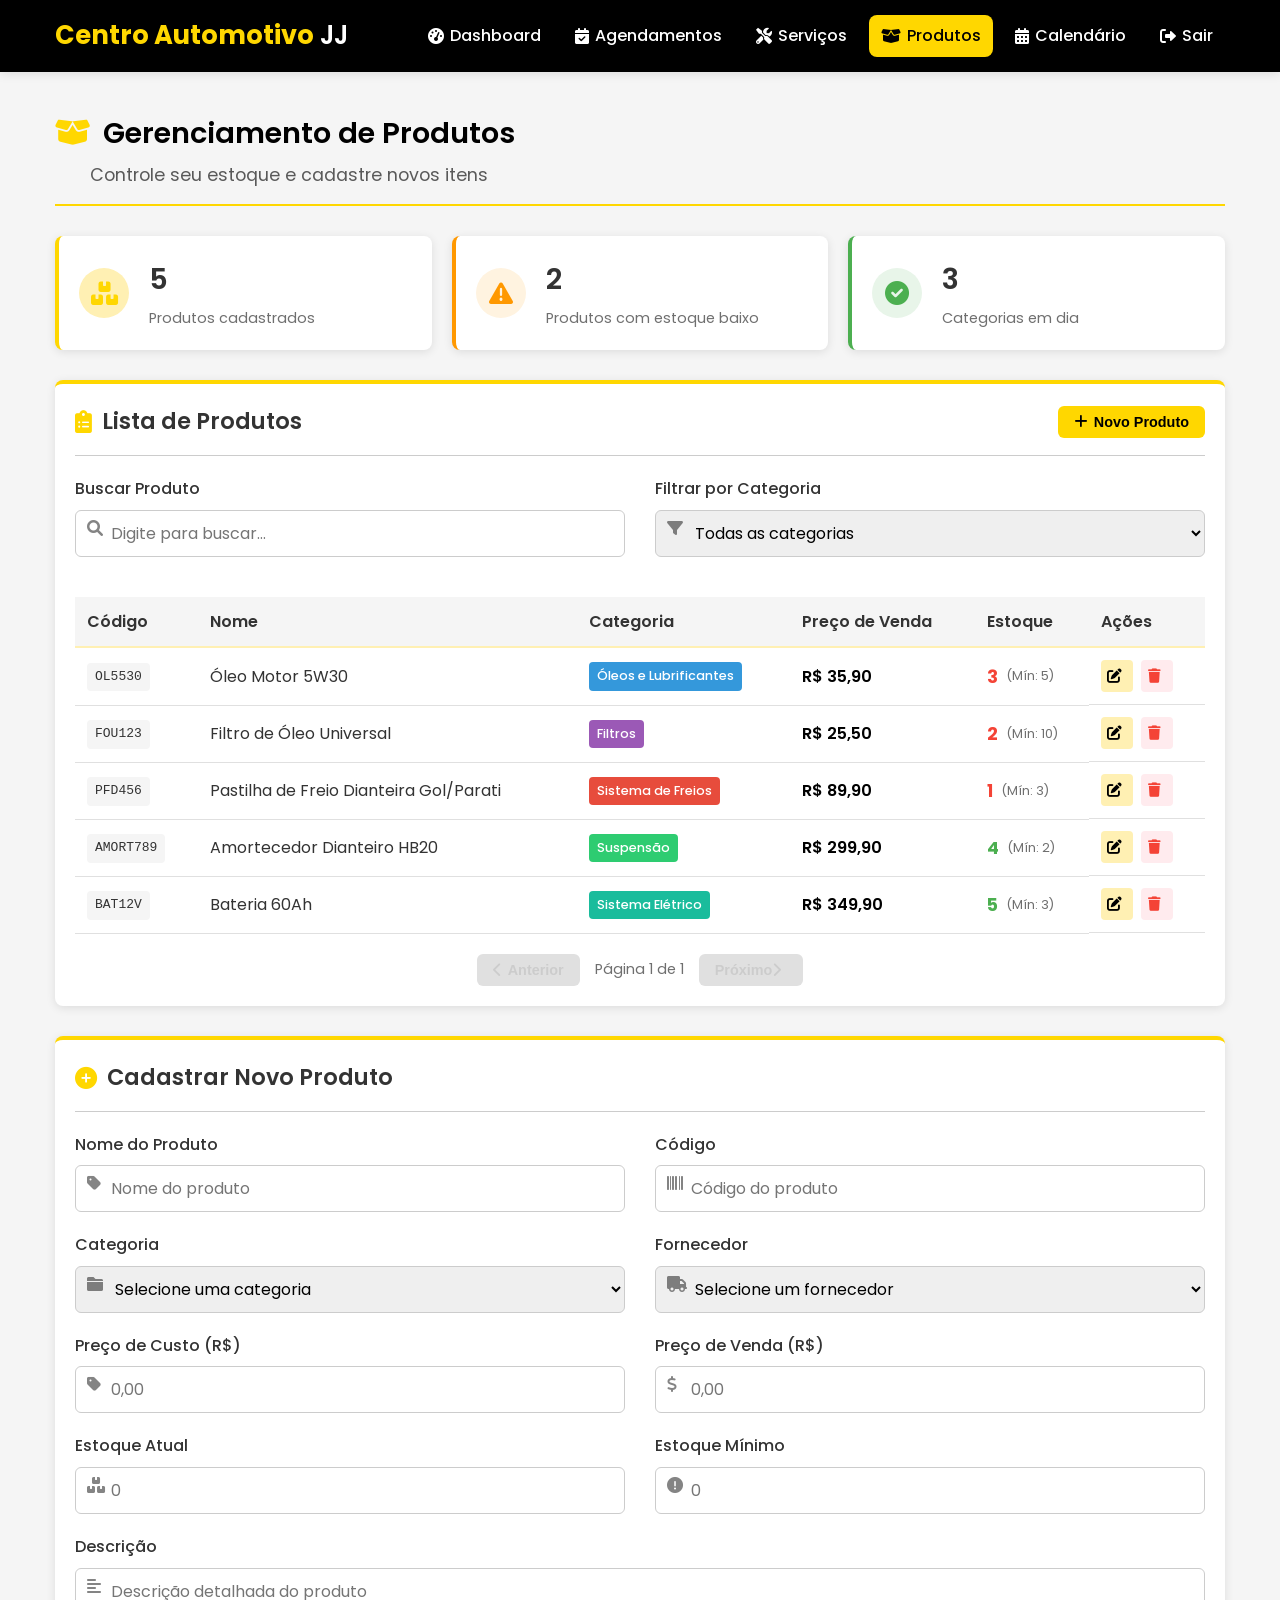
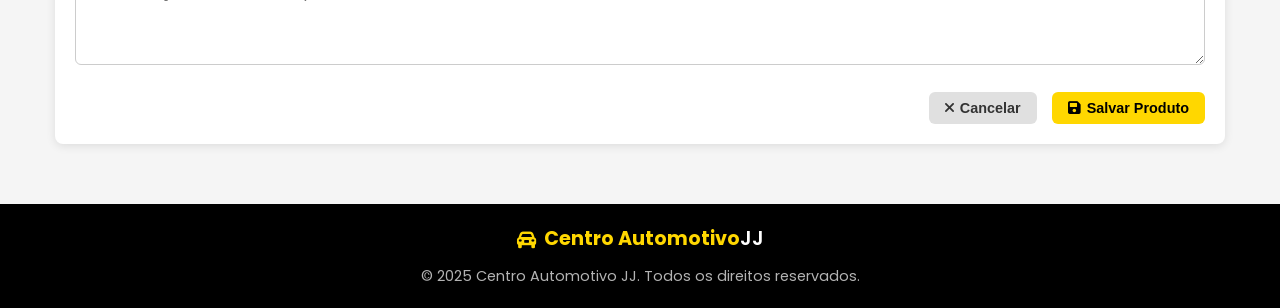
<file: Projeto Auto Agenda/auto-agenda-main/v1.5/views/produtos.html>
<!DOCTYPE html>
<html lang="pt-BR">

<head>
  <meta charset="UTF-8">
  <meta name="viewport" content="width=device-width, initial-scale=1.0">
  <title>Produtos - Centro Automotivo JJ</title>
  <link rel="stylesheet" href="../assets/css/style1.css">
  <link rel="stylesheet" href="https://cdnjs.cloudflare.com/ajax/libs/font-awesome/6.0.0/css/all.min.css">
</head>

<body>
  <!-- Cabeçalho -->
  <header class="header">
    <div class="container">
      <div class="logo">
        <h1><span class="logo-highlight">Centro Automotivo</span> JJ</h1>
      </div>

      <nav class="nav-menu">
        <div class="nav-item">
          <a href="index.html" class="nav-link"><i class="fas fa-tachometer-alt"></i> Dashboard</a>
        </div>
        <div class="nav-item">
          <a href="agendamentos.html" class="nav-link"><i class="fas fa-calendar-check"></i> Agendamentos</a>
        </div>
        <div class="nav-item">
          <a href="servicos.html" class="nav-link"><i class="fas fa-tools"></i> Serviços</a>
        </div>
        <div class="nav-item">
          <a href="produtos.html" class="nav-link active"><i class="fas fa-box-open"></i> Produtos</a>
        </div>
        <div class="nav-item">
          <a href="calendario.html" class="nav-link"><i class="fas fa-calendar-alt"></i> Calendário</a>
        </div>
        <div class="nav-item">
          <a href="../login.html" class="nav-link"><i class="fas fa-sign-out-alt"></i> Sair</a>
        </div>
      </nav>
    </div>
  </header>

  <!-- Conteúdo Principal -->
  <main class="main-content">
    <div class="container">
      <div class="page-header">
        <h2><i class="fas fa-box-open"></i> Gerenciamento de Produtos</h2>
        <p>Controle seu estoque e cadastre novos itens</p>
      </div>

      <!-- Estatísticas rápidas -->
      <div class="stats-container">
        <div class="stat-card">
          <div class="stat-icon">
            <i class="fas fa-boxes"></i>
          </div>
          <div class="stat-info">
            <h3>5</h3>
            <p>Produtos cadastrados</p>
          </div>
        </div>

        <div class="stat-card warning">
          <div class="stat-icon">
            <i class="fas fa-exclamation-triangle"></i>
          </div>
          <div class="stat-info">
            <h3>2</h3>
            <p>Produtos com estoque baixo</p>
          </div>
        </div>

        <div class="stat-card success">
          <div class="stat-icon">
            <i class="fas fa-check-circle"></i>
          </div>
          <div class="stat-info">
            <h3>3</h3>
            <p>Categorias em dia</p>
          </div>
        </div>
      </div>

      <!-- Tabela de Produtos -->
      <div class="table-container">
        <div class="table-header">
          <h3><i class="fas fa-clipboard-list"></i> Lista de Produtos</h3>
          <button class="btn btn-primary" id="btn-novo-produto">
            <i class="fas fa-plus"></i> Novo Produto
          </button>
        </div>

        <div class="table-filters">
          <div class="form-row">
            <div class="form-col">
              <div class="form-group">
                <label for="busca">Buscar Produto</label>
                <div class="input-wrapper">
                  <i class="fas fa-search input-icon"></i>
                  <input type="text" id="busca" name="busca" placeholder="Digite para buscar...">
                </div>
              </div>
            </div>

            <div class="form-col">
              <div class="form-group">
                <label for="filtro_categoria">Filtrar por Categoria</label>
                <div class="input-wrapper">
                  <i class="fas fa-filter input-icon"></i>
                  <select id="filtro_categoria" name="filtro_categoria">
                    <option value="">Todas as categorias</option>
                    <option value="oleo">Óleos e Lubrificantes</option>
                    <option value="filtros">Filtros</option>
                    <option value="freios">Sistema de Freios</option>
                    <option value="suspensao">Suspensão</option>
                    <option value="motor">Motor</option>
                    <option value="eletrica">Sistema Elétrico</option>
                    <option value="acessorios">Acessórios</option>
                  </select>
                </div>
              </div>
            </div>
          </div>
        </div>

        <div class="table-responsive">
          <table>
            <thead>
              <tr>
                <th>Código</th>
                <th>Nome</th>
                <th>Categoria</th>
                <th>Preço de Venda</th>
                <th>Estoque</th>
                <th>Ações</th>
              </tr>
            </thead>
            <tbody>
              <tr>
                <td><span class="product-code">OL5530</span></td>
                <td>Óleo Motor 5W30</td>
                <td><span class="category-badge oleo">Óleos e Lubrificantes</span></td>
                <td class="price">R$ 35,90</td>
                <td>
                  <div class="stock-indicator low-stock">
                    <span class="stock-amount">3</span>
                    <span class="stock-min">(Mín: 5)</span>
                  </div>
                </td>
                <td class="action-buttons">
                  <button class="btn btn-action edit-btn" title="Editar">
                    <i class="fas fa-edit"></i>
                  </button>
                  <button class="btn btn-action delete-btn" title="Excluir">
                    <i class="fas fa-trash"></i>
                  </button>
                </td>
              </tr>
              <tr>
                <td><span class="product-code">FOU123</span></td>
                <td>Filtro de Óleo Universal</td>
                <td><span class="category-badge filtros">Filtros</span></td>
                <td class="price">R$ 25,50</td>
                <td>
                  <div class="stock-indicator low-stock">
                    <span class="stock-amount">2</span>
                    <span class="stock-min">(Mín: 10)</span>
                  </div>
                </td>
                <td class="action-buttons">
                  <button class="btn btn-action edit-btn" title="Editar">
                    <i class="fas fa-edit"></i>
                  </button>
                  <button class="btn btn-action delete-btn" title="Excluir">
                    <i class="fas fa-trash"></i>
                  </button>
                </td>
              </tr>
              <tr>
                <td><span class="product-code">PFD456</span></td>
                <td>Pastilha de Freio Dianteira Gol/Parati</td>
                <td><span class="category-badge freios">Sistema de Freios</span></td>
                <td class="price">R$ 89,90</td>
                <td>
                  <div class="stock-indicator low-stock">
                    <span class="stock-amount">1</span>
                    <span class="stock-min">(Mín: 3)</span>
                  </div>
                </td>
                <td class="action-buttons">
                  <button class="btn btn-action edit-btn" title="Editar">
                    <i class="fas fa-edit"></i>
                  </button>
                  <button class="btn btn-action delete-btn" title="Excluir">
                    <i class="fas fa-trash"></i>
                  </button>
                </td>
              </tr>
              <tr>
                <td><span class="product-code">AMORT789</span></td>
                <td>Amortecedor Dianteiro HB20</td>
                <td><span class="category-badge suspensao">Suspensão</span></td>
                <td class="price">R$ 299,90</td>
                <td>
                  <div class="stock-indicator good-stock">
                    <span class="stock-amount">4</span>
                    <span class="stock-min">(Mín: 2)</span>
                  </div>
                </td>
                <td class="action-buttons">
                  <button class="btn btn-action edit-btn" title="Editar">
                    <i class="fas fa-edit"></i>
                  </button>
                  <button class="btn btn-action delete-btn" title="Excluir">
                    <i class="fas fa-trash"></i>
                  </button>
                </td>
              </tr>
              <tr>
                <td><span class="product-code">BAT12V</span></td>
                <td>Bateria 60Ah</td>
                <td><span class="category-badge eletrica">Sistema Elétrico</span></td>
                <td class="price">R$ 349,90</td>
                <td>
                  <div class="stock-indicator good-stock">
                    <span class="stock-amount">5</span>
                    <span class="stock-min">(Mín: 3)</span>
                  </div>
                </td>
                <td class="action-buttons">
                  <button class="btn btn-action edit-btn" title="Editar">
                    <i class="fas fa-edit"></i>
                  </button>
                  <button class="btn btn-action delete-btn" title="Excluir">
                    <i class="fas fa-trash"></i>
                  </button>
                </td>
              </tr>
            </tbody>
          </table>
        </div>

        <div class="table-pagination">
          <button class="btn btn-secondary" id="btn-anterior" disabled>
            <i class="fas fa-chevron-left"></i> Anterior
          </button>
          <span class="pagination-info">Página 1 de 1</span>
          <button class="btn btn-secondary" id="btn-proximo" disabled>
            Próximo <i class="fas fa-chevron-right"></i>
          </button>
        </div>
      </div>
      <!-- Formulário de Produto -->
      <div class="form-container" id="produto-form-container">
        <div class="form-header">
          <h3><i class="fas fa-plus-circle"></i> Cadastrar Novo Produto</h3>
        </div>

        <form id="produto-form">
          <div class="form-row">
            <div class="form-col">
              <div class="form-group">
                <label for="nome">Nome do Produto</label>
                <div class="input-wrapper">
                  <i class="fas fa-tag input-icon"></i>
                  <input type="text" id="nome" name="nome" placeholder="Nome do produto" required>
                </div>
              </div>
            </div>

            <div class="form-col">
              <div class="form-group">
                <label for="codigo">Código</label>
                <div class="input-wrapper">
                  <i class="fas fa-barcode input-icon"></i>
                  <input type="text" id="codigo" name="codigo" placeholder="Código do produto" required>
                </div>
              </div>
            </div>
          </div>

          <div class="form-row">
            <div class="form-col">
              <div class="form-group">
                <label for="categoria">Categoria</label>
                <div class="input-wrapper">
                  <i class="fas fa-folder input-icon"></i>
                  <select id="categoria" name="categoria" required>
                    <option value="">Selecione uma categoria</option>
                    <option value="oleo">Óleos e Lubrificantes</option>
                    <option value="filtros">Filtros</option>
                    <option value="freios">Sistema de Freios</option>
                    <option value="suspensao">Suspensão</option>
                    <option value="motor">Motor</option>
                    <option value="eletrica">Sistema Elétrico</option>
                    <option value="acessorios">Acessórios</option>
                  </select>
                </div>
              </div>
            </div>

            <div class="form-col">
              <div class="form-group">
                <label for="fornecedor">Fornecedor</label>
                <div class="input-wrapper">
                  <i class="fas fa-truck input-icon"></i>
                  <select id="fornecedor" name="fornecedor" required>
                    <option value="">Selecione um fornecedor</option>
                    <option value="1">AutoPeças Brasil</option>
                    <option value="2">Distribuidora de Peças Ltda</option>
                    <option value="3">Peças & Cia</option>
                    <option value="4">Importadora de Autopeças</option>
                  </select>
                </div>
              </div>
            </div>
          </div>

          <div class="form-row">
            <div class="form-col">
              <div class="form-group">
                <label for="preco_custo">Preço de Custo (R$)</label>
                <div class="input-wrapper">
                  <i class="fas fa-tag input-icon"></i>
                  <input type="number" id="preco_custo" name="preco_custo" step="0.01" min="0" placeholder="0,00"
                    required>
                </div>
              </div>
            </div>

            <div class="form-col">
              <div class="form-group">
                <label for="preco_venda">Preço de Venda (R$)</label>
                <div class="input-wrapper">
                  <i class="fas fa-dollar-sign input-icon"></i>
                  <input type="number" id="preco_venda" name="preco_venda" step="0.01" min="0" placeholder="0,00"
                    required>
                </div>
              </div>
            </div>
          </div>

          <div class="form-row">
            <div class="form-col">
              <div class="form-group">
                <label for="estoque_atual">Estoque Atual</label>
                <div class="input-wrapper">
                  <i class="fas fa-boxes input-icon"></i>
                  <input type="number" id="estoque_atual" name="estoque_atual" min="0" placeholder="0" required>
                </div>
              </div>
            </div>

            <div class="form-col">
              <div class="form-group">
                <label for="estoque_minimo">Estoque Mínimo</label>
                <div class="input-wrapper">
                  <i class="fas fa-exclamation-circle input-icon"></i>
                  <input type="number" id="estoque_minimo" name="estoque_minimo" min="0" placeholder="0" required>
                </div>
              </div>
            </div>
          </div>

          <div class="form-group">
            <label for="descricao">Descrição</label>
            <div class="input-wrapper">
              <i class="fas fa-align-left input-icon"></i>
              <textarea id="descricao" name="descricao" rows="3"
                placeholder="Descrição detalhada do produto"></textarea>
            </div>
          </div>

          <div class="form-actions">
            <button type="reset" class="btn btn-secondary">
              <i class="fas fa-times"></i> Cancelar
            </button>
            <button type="submit" class="btn">
              <i class="fas fa-save"></i> Salvar Produto
            </button>
          </div>
        </form>
      </div>
    </div>
  </main>





  <!-- Rodapé -->
  <footer class="footer">
    <div class="container">
      <div class="footer-content">
        <div class="footer-logo">
          <i class="fas fa-car-alt"></i>
          <span class="logo-highlight">Centro Automotivo</span> JJ
        </div>
        <p class="footer-copyright">&copy; 2025 Centro Automotivo JJ. Todos os direitos reservados.</p>
      </div>
    </div>
  </footer>
</body>

</html>
</file>
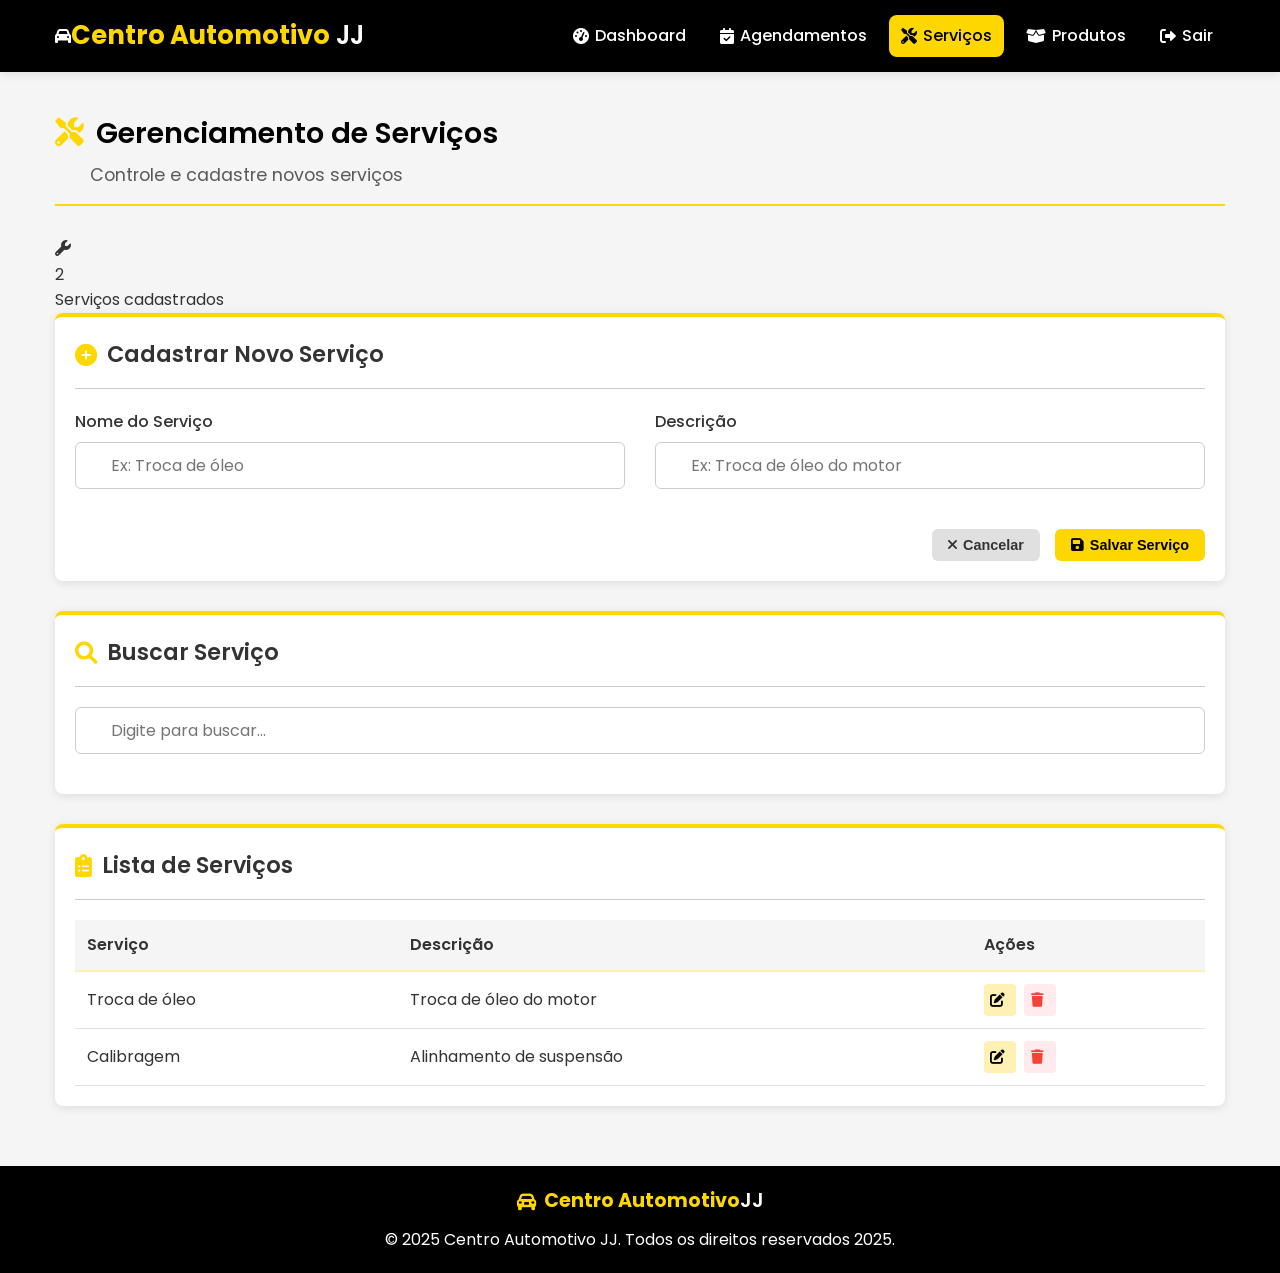
<file: Projeto Auto Agenda/auto-agenda-main/v1.5/views/servicos.html>
<!DOCTYPE html>
<html lang="pt-BR">
<head>
  <meta charset="UTF-8">
  <meta name="viewport" content="width=device-width, initial-scale=1.0">
  <title>Serviços - Centro Automotivo JJ</title>
  
  <link rel="stylesheet" href="../assets/css/style1.css">
  <link rel="stylesheet" href="https://cdnjs.cloudflare.com/ajax/libs/font-awesome/6.0.0/css/all.min.css">
</head>
<body>

  <!-- Cabeçalho -->
  <header class="header">
    <div class="container header-container">
      <div class="logo">
        <i class="fas fa-car"></i>
        <h1><span class="logo-highlight">Centro Automotivo</span> JJ</h1>
      </div>
      <nav class="nav-menu">
        <div class="nav-item">
          <a href="dashboard.html" class="nav-link"><i class="fas fa-tachometer-alt"></i> Dashboard</a>
        </div>
        <div class="nav-item">
          <a href="agendamentos.html" class="nav-link"><i class="fas fa-calendar-check"></i> Agendamentos</a>
        </div>
        <div class="nav-item">
          <a href="servicos.html" class="nav-link active"><i class="fas fa-tools"></i> Serviços</a>
        </div>
        <div class="nav-item">
          <a href="produtos.html" class="nav-link"><i class="fas fa-box-open"></i> Produtos</a>
        </div>
        <div class="nav-item">
          <a href="../login.html" class="nav-link"><i class="fas fa-sign-out-alt"></i> Sair</a>
        </div>
      </nav>
    </div>
  </header>

  <!-- Conteúdo Principal -->
  <main class="main-content">
    <div class="container">

      <div class="page-header">
        <h2><i class="fas fa-tools"></i> Gerenciamento de Serviços</h2>
        <p>Controle e cadastre novos serviços</p>
      </div>

      <!-- Estatísticas -->
      <div class="dashboard-grid">
        <div class="card">
          <div class="card-icon">
            <i class="fas fa-wrench"></i>
          </div>
          <div class="card-value">2</div>
          <div class="card-label">Serviços cadastrados</div>
        </div>
      </div>

      <!-- Formulário de Cadastro -->
      <div class="form-container">
        <div class="form-header">
          <h3><i class="fas fa-plus-circle"></i> Cadastrar Novo Serviço</h3>
        </div>

        <form id="form-servico">
          <div class="form-row">
            <div class="form-col">
              <div class="form-group">
                <label for="nome-servico">Nome do Serviço</label>
                <input type="text" id="nome-servico" class="form-input" placeholder="Ex: Troca de óleo" required>
              </div>
            </div>
            <div class="form-col">
              <div class="form-group">
                <label for="descricao-servico">Descrição</label>
                <input type="text" id="descricao-servico" class="form-input" placeholder="Ex: Troca de óleo do motor" required maxlength="1000">
              </div>
            </div>
          </div>

          <div class="form-actions">
            <button type="reset" class="btn btn-secondary">
              <i class="fas fa-times"></i> Cancelar
            </button>
            <button type="submit" class="btn">
              <i class="fas fa-save"></i> Salvar Serviço
            </button>
          </div>
        </form>
      </div>

      <!-- Filtros de Busca -->
      <div class="form-container">
        <div class="form-header">
          <h3><i class="fas fa-search"></i> Buscar Serviço</h3>
        </div>
        <div class="form-group">
          <input type="text" id="busca-servico" class="form-input" placeholder="Digite para buscar...">
        </div>
      </div>

      <!-- Lista de Serviços -->
      <div class="table-container">
        <div class="table-header">
          <h3><i class="fas fa-clipboard-list"></i> Lista de Serviços</h3>
        </div>

        <table class="table">
          <thead>
            <tr>
              <th>Serviço</th>
              <th>Descrição</th>
              <th>Ações</th>
            </tr>
          </thead>
          <tbody>
            <tr>
              <td>Troca de óleo</td>
              <td>Troca de óleo do motor</td>
              <td class="action-buttons">
                <button class="btn btn-action edit-btn" title="Editar">
                  <i class="fas fa-edit"></i>
                </button>
                <button class="btn btn-action delete-btn" title="Excluir">
                  <i class="fas fa-trash"></i>
                </button>
              </td>
            </tr>
            <tr>
              <td>Calibragem</td>
              <td>Alinhamento de suspensão</td>
              <td class="action-buttons">
                <button class="btn btn-action edit-btn" title="Editar">
                  <i class="fas fa-edit"></i>
                </button>
                <button class="btn btn-action delete-btn" title="Excluir">
                  <i class="fas fa-trash"></i>
                </button>
              </td>
            </tr>
          </tbody>
        </table>
      </div>

    </div>
  </main>

  <!-- Rodapé -->
  <footer class="footer">
    <div class="container">
      <div class="footer-content">
        <div class="footer-logo">
          <i class="fas fa-car-alt"></i>
          <span class="logo-highlight">Centro Automotivo</span> JJ
        </div>
        <p>&copy; 2025 Centro Automotivo JJ. Todos os direitos reservados 2025.</p>
      </div>
    </div>
  </footer>

</body>
</html>
</file>
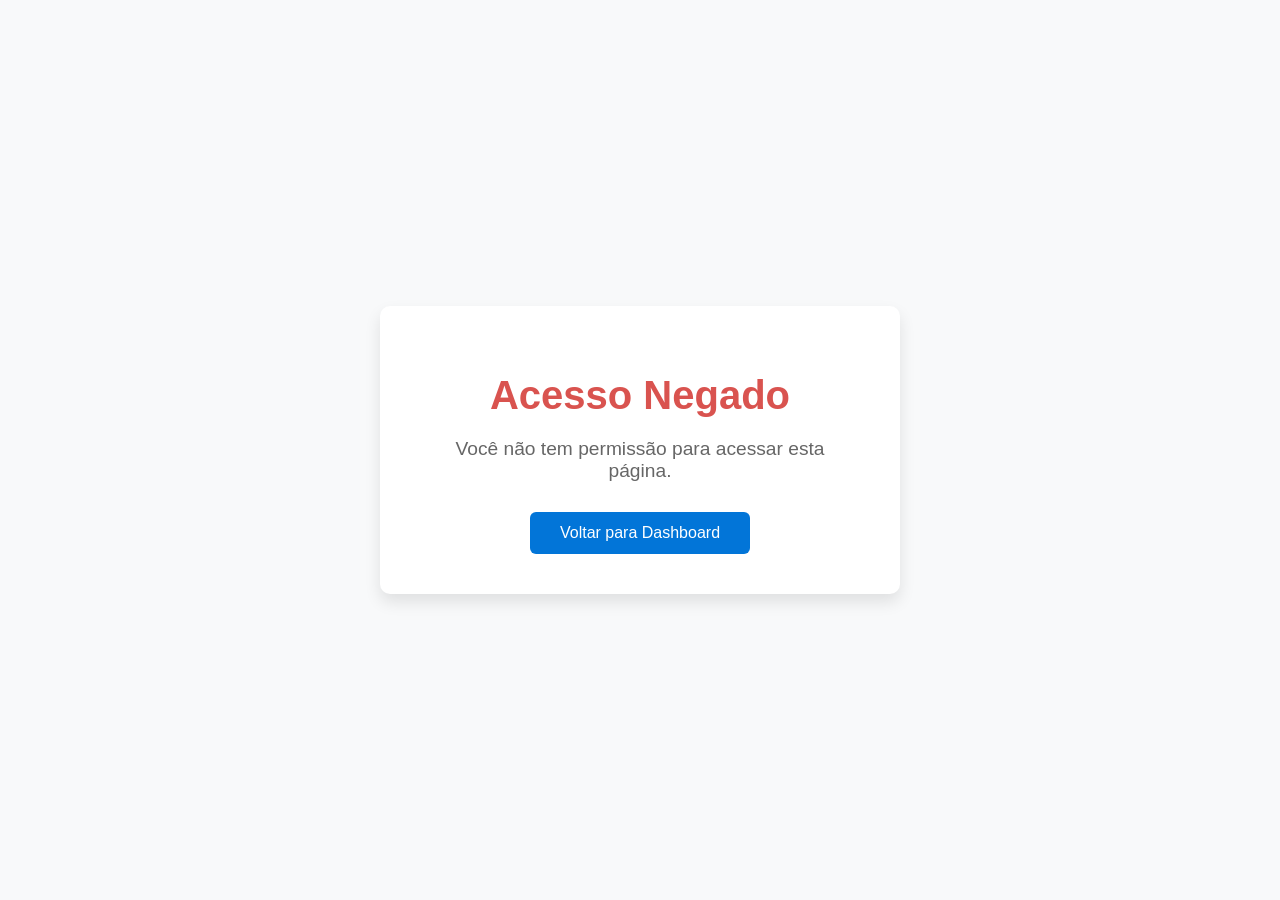
<file: Projeto Auto Agenda/auto-agenda-main/vSpring/autoagenda/src/main/resources/templates/acesso-negado.html>
<!DOCTYPE html>
<html lang="pt-BR">
<head>
  <meta charset="UTF-8" />
  <meta name="viewport" content="width=device-width, initial-scale=1" />
  <title>Acesso Negado</title>
  <style>
    /* Fonte e cores */
    body {
      font-family: 'Segoe UI', Tahoma, Geneva, Verdana, sans-serif;
      background: #f8f9fa;
      color: #333;
      margin: 0;
      display: flex;
      height: 100vh;
      justify-content: center;
      align-items: center;
    }

    .container {
      background: white;
      padding: 40px 60px;
      border-radius: 10px;
      box-shadow: 0 8px 16px rgba(0,0,0,0.1);
      text-align: center;
      max-width: 400px;
      width: 90%;
    }

    h1 {
      font-size: 2.5rem;
      color: #d9534f; /* vermelho bootstrap */
      margin-bottom: 20px;
    }

    p {
      font-size: 1.2rem;
      margin-bottom: 30px;
      color: #666;
    }

    button {
      background-color: #0275d8; /* azul bootstrap */
      color: white;
      border: none;
      padding: 12px 30px;
      border-radius: 6px;
      font-size: 1rem;
      cursor: pointer;
      transition: background-color 0.3s ease;
      text-decoration: none;
      display: inline-block;
    }

    button:hover {
      background-color: #025aa5;
    }
  </style>
</head>
<body>
  <div class="container">
    <h1>Acesso Negado</h1>
    <p>Você não tem permissão para acessar esta página.</p>
    <a href="/"><button>Voltar para Dashboard</button></a>
  </div>
</body>
</html>
</file>
<file: Programação Web/AV1 - Site Food Panda/css/style.css>
* {
  margin: 0;
  padding: 0;
  box-sizing: border-box;
}

body {
  font-family: 'Raleway', Arial, sans-serif;
  color: #374151;
  background: #FFFFFF;
  line-height: 1.6;
}

h1, h2, h3 {
  font-family: 'Oswald', Arial, sans-serif;
  color: #1E3A8A;
}

.container {
  width: 90%;
  max-width: 1200px;
  margin: 0 auto;
  padding: 0 15px;
}


header {
  background: #1E3A8A;
  color: #FFFFFF;
  padding: 20px 0;
  position: sticky;
  top: 0;
  z-index: 100;
  box-shadow: 0 2px 10px rgba(0,0,0,0.1);
}

.header-content {
  display: flex;
  justify-content: space-between;
  align-items: center;
  flex-wrap: wrap;
}

.logo-area {
  display: flex;
  align-items: center;
  gap: 15px;
}

.logo {
  width: 100px;
  height: 100px;
  border-radius: 8px;
  object-fit: cover;
}

.site-title {
  font-size: 24px;
  margin: 0;
  color: #FFFFFF;
}

.site-slogan {
  color: #E5E7EB;
  font-size: 14px;
  margin: 0;
}


nav ul {
  display: flex;
  list-style: none;
  gap: 20px;
}

nav a {
  color: #FFFFFF;
  text-decoration: none;
  font-weight: 600;
  padding: 8px 12px;
  border-radius: 4px;
  transition: background 0.3s;
}

nav a:hover {
  background: rgba(255,255,255,0.2);
}


.hero {
  padding: 80px 0;
  background: #FDFDEA;
}

.hero .container {
  display: flex;
  align-items: center;
  gap: 50px;
  flex-wrap: wrap;
}

.hero-content {
  flex: 1;
  min-width: 300px;
}

.hero-content h2 {
  font-size: 2.5rem;
  margin-bottom: 20px;
  color: #1E3A8A;
}

.hero-content p {
  font-size: 1.1rem;
  margin-bottom: 30px;
  color: #374151;
}

.hero-image {
  flex: 1;
  min-width: 300px;
}

.hero-image img {
  width: 100%;
  border-radius: 10px;
  box-shadow: 0 10px 30px rgba(0,0,0,0.1);
}


.btn {
  display: inline-block;
  background: #047857;
  color: white;
  padding: 12px 30px;
  border-radius: 4px;
  text-decoration: none;
  font-weight: bold;
  border: none;
  cursor: pointer;
  transition: all 0.3s;
  font-size: 16px;
  text-align: center;
}

.btn:hover {
  background: #065F46;
  transform: translateY(-2px);
}


.conteudo {
  padding: 80px 0;
  background: #FFFFFF;
}

.conteudo h2 {
  text-align: center;
  margin-bottom: 50px;
  font-size: 2.2rem;
}

.modulos {
  display: flex;
  gap: 30px;
  flex-wrap: wrap;
  justify-content: center;
}

.modulo {
  background: #FDFDEA;
  border-radius: 8px;
  padding: 30px;
  flex: 1;
  min-width: 300px;
  max-width: 350px;
  box-shadow: 0 5px 15px rgba(0,0,0,0.05);
  transition: transform 0.3s;
  text-align: center;
  display: flex;
  flex-direction: column;
  align-items: center;
}

.modulo:hover {
  transform: translateY(-5px);
}

.modulo h3 {
  color: #047857;
  margin: 15px 0;
  font-size: 1.4rem;
}

.modulo-icon {
  background: #1E3A8A;
  color: white;
  width: 40px;
  height: 40px;
  border-radius: 50%;
  display: flex;
  align-items: center;
  justify-content: center;
  margin: 0 auto 15px;
  font-weight: bold;
  z-index: 1;
  position: relative;
}

.modulo-image {
  width: 100%;
  height: 180px;
  overflow: hidden;
  border-radius: 8px;
  margin-bottom: 15px;
}

.modulo-image img {
  width: 100%;
  height: 100%;
  object-fit: cover;
  transition: transform 0.5s;
}

.modulo:hover .modulo-image img {
  transform: scale(1.05);
}


.inscricao {
  padding: 80px 0;
  background: #1E3A8A;
  color: white;
}

.inscricao h2 {
  color: white;
  text-align: center;
  margin-bottom: 20px;
}

.inscricao p {
  text-align: center;
  margin-bottom: 40px;
  max-width: 600px;
  margin-left: auto;
  margin-right: auto;
}

.form-container {
  max-width: 500px;
  margin: 0 auto;
  background: white;
  padding: 30px;
  border-radius: 8px;
  box-shadow: 0 5px 15px rgba(0,0,0,0.1);
}

.form-group {
  margin-bottom: 20px;
}

label {
  display: block;
  margin-bottom: 8px;
  color: #374151;
  font-weight: 500;
}

input[type="text"],
input[type="email"] {
  width: 100%;
  padding: 12px;
  border: 1px solid #E5E7EB;
  border-radius: 4px;
  font-size: 16px;
  font-family: 'Raleway', sans-serif;
}

input[type="text"]:focus,
input[type="email"]:focus {
  outline: none;
  border-color: #047857;
  box-shadow: 0 0 0 2px rgba(4, 120, 87, 0.1);
}

.obs-campos {
  font-size: 14px;
  color: #6B7280;
  margin-top: 10px;
  text-align: center;
}


footer {
  background: #374151;
  color: white;
  padding: 40px 0;
  text-align: center;
}

.footer-logo {
  width: 100px;
  height: 100px;
  border-radius: 8px;
  margin: 0 auto 20px;
  display: block;
  object-fit: cover;
}

footer p {
  margin: 5px 0;
}


@media (max-width: 768px) {
  .header-content {
    flex-direction: column;
    text-align: center;
    gap: 15px;
  }
  
  nav ul {
    justify-content: center;
  }
  
  .hero {
    padding: 60px 0;
  }
  
  .hero .container {
    flex-direction: column;
    text-align: center;
  }
  
  .hero-content h2 {
    font-size: 2rem;
  }
  
  .conteudo, .inscricao {
    padding: 60px 0;
  }
  
  .modulos {
    gap: 20px;
  }
}

@media (max-width: 480px) {
  nav ul {
    flex-direction: column;
    gap: 10px;
  }
  
  .hero-content h2 {
    font-size: 1.8rem;
  }
  
  .modulo {
    min-width: 100%;
  }
  
  .form-container {
    padding: 20px;
  }
  
  .modulo-image {
    height: 150px;
  }
}
</file>
<file: Programação Web/AV2 - Portifólio Julio Vilella/css/style.css>
:root {
    --bg-color: #fafafa;
    --text-color: #333;
    --title-color: #0d47a1;
    --button-color: #1565c0;
    --card-bg: #fff;
    --shadow: rgba(0, 0, 0, 0.1);
    --nav-bg: rgba(255, 255, 255, 0.9);
}

.dark-mode {
    --bg-color: #121212;
    --text-color: #f0f0f0;
    --title-color: #64b5f6;
    --button-color: #42a5f5;
    --card-bg: #1e1e1e;
    --shadow: rgba(255, 255, 255, 0.05);
    --nav-bg: rgba(30, 30, 30, 0.9);
}

* {
    margin: 0;
    padding: 0;
    box-sizing: border-box;
    transition: background-color 0.3s, color 0.3s;
}

html {
    scroll-behavior: smooth;
}

body {
    font-family: 'Open Sans', sans-serif;
    background-color: var(--bg-color);
    color: var(--text-color);
    line-height: 1.6;
}

h1, h2, h3 {
    font-family: 'Poppins', sans-serif;
    color: var(--title-color);
}

.container {
    width: 90%;
    max-width: 1200px;
    margin: 0 auto;
    padding: 0 20px;
}

/* Header */
header {
    padding: 100px 0 60px;
    text-align: center;
    background: linear-gradient(135deg, var(--title-color) 0%, var(--button-color) 100%);
    color: white;
    clip-path: polygon(0 0, 100% 0, 100% 85%, 0 100%);
}

.profile-img {
    width: 180px;
    height: 180px;
    border-radius: 50%;
    object-fit: cover;
    border: 5px solid rgba(255, 255, 255, 0.3);
    margin-bottom: 20px;
    box-shadow: 0 10px 20px rgba(0, 0, 0, 0.2);
}

header h1 {
    font-size: 2.5rem;
    margin-bottom: 10px;
    color: white;
}

header p {
    font-size: 1rem; 
    opacity: 0.9;
}


nav {
    position: sticky;
    top: 0;
    background-color: var(--nav-bg);
    backdrop-filter: blur(10px);
    z-index: 100;
    box-shadow: 0 2px 10px var(--shadow);
}

.nav-container {
    display: flex;
    justify-content: space-between;
    align-items: center;
    padding: 15px 0;
}

.logo img {
    height: 80px;
    width: auto;
}

.nav-links {
    display: flex;
    list-style: none;
}

.nav-links li {
    margin-left: 30px;
}

.nav-links a {
    text-decoration: none;
    color: var(--text-color);
    font-weight: 500;
    position: relative;
    padding: 5px 0;
}

.nav-links a::after {
    content: '';
    position: absolute;
    bottom: 0;
    left: 0;
    width: 0;
    height: 2px;
    background-color: var(--button-color);
    transition: width 0.3s;
}

.nav-links a:hover::after {
    width: 100%;
}

.nav-links a:hover {
    color: var(--button-color);
}

/* Sections */
section {
    padding: 80px 0;
}

.section-title {
    text-align: center;
    margin-bottom: 50px;
    font-size: 2rem;
    position: relative;
}

.section-title::after {
    content: '';
    position: absolute;
    bottom: -10px;
    left: 50%;
    transform: translateX(-50%);
    width: 80px;
    height: 4px;
    background-color: var(--button-color);
    border-radius: 2px;
}

.about-content {
    display: grid;
    grid-template-columns: 1fr 1fr;
    gap: 40px;
    align-items: center;
}

.about-text {
    font-size: 1.1rem;
}

.skills {
    display: flex;
    flex-wrap: wrap;
    gap: 15px;
    margin-top: 20px;
}

.skill {
    background-color: var(--button-color);
    color: white;
    padding: 8px 15px;
    border-radius: 20px;
    font-size: 0.9rem;
    transition: transform 0.3s;
}

.skill:hover {
    transform: translateY(-5px);
}

.about-image {
    border-radius: 10px;
    overflow: hidden;
    box-shadow: 0 10px 30px var(--shadow);
}

.about-image img {
    width: 100%;
    height: auto;
    display: block;
}

/* Contact */
.contact-content {
    display: grid;
    grid-template-columns: 1fr 1fr;
    gap: 40px;
}

.contact-info {
    display: flex;
    flex-direction: column;
    gap: 20px;
}

.contact-item {
    display: flex;
    align-items: center;
    gap: 15px;
    padding: 15px;
    background-color: var(--card-bg);
    border-radius: 8px;
    box-shadow: 0 5px 15px var(--shadow);
    transition: transform 0.3s;
}

.contact-item:hover {
    transform: translateY(-5px);
}

.contact-icon {
    width: 50px;
    height: 50px;
    background-color: var(--button-color);
    border-radius: 50%;
    display: flex;
    align-items: center;
    justify-content: center;
    color: white;
    font-size: 1.2rem;
}

.contact-text h3 {
    margin-bottom: 5px;
}

.social-links {
    display: flex;
    gap: 15px;
    margin-top: 20px;
}

.social-link {
    display: flex;
    align-items: center;
    justify-content: center;
    width: 50px;
    height: 50px;
    background-color: var(--button-color);
    color: white;
    border-radius: 50%;
    text-decoration: none;
    font-size: 1.2rem;
    transition: transform 0.3s, background-color 0.3s;
}

.social-link:hover {
    transform: translateY(-5px);
    background-color: var(--title-color);
}

.contact-form {
    background-color: var(--card-bg);
    padding: 30px;
    border-radius: 10px;
    box-shadow: 0 10px 30px var(--shadow);
}

.form-group {
    margin-bottom: 20px;
}

.form-group label {
    display: block;
    margin-bottom: 8px;
    font-weight: 500;
}

.form-group input,
.form-group textarea {
    width: 100%;
    padding: 12px;
    border: 1px solid #ddd;
    border-radius: 5px;
    background-color: var(--bg-color);
    color: var(--text-color);
    font-family: 'Open Sans', sans-serif;
}

.form-group textarea {
    height: 150px;
    resize: vertical;
}

.btn {
    display: inline-block;
    padding: 12px 30px;
    background-color: var(--button-color);
    color: white;
    border: none;
    border-radius: 5px;
    font-family: 'Poppins', sans-serif;
    font-weight: 600;
    cursor: pointer;
    transition: background-color 0.3s, transform 0.3s;
}

.btn:hover {
    background-color: var(--title-color);
    transform: translateY(-3px);
}

/* Footer */
footer {
    background-color: var(--card-bg);
    padding: 30px 0;
    text-align: center;
    border-top: 1px solid var(--shadow);
}

/* Theme Toggle */
.theme-toggle {
    position: fixed;
    bottom: 30px;
    right: 30px;
    width: 60px;
    height: 60px;
    border-radius: 50%;
    background-color: var(--button-color);
    color: white;
    display: flex;
    align-items: center;
    justify-content: center;
    font-size: 1.5rem;
    cursor: pointer;
    box-shadow: 0 5px 15px var(--shadow);
    z-index: 100;
    transition: transform 0.3s;
}

.theme-toggle:hover {
    transform: rotate(30deg);
}

/* Responsive */
@media (max-width: 992px) {
    .about-content,
    .contact-content {
        grid-template-columns: 1fr;
    }
    
    .about-image {
        order: -1;
    }
}

@media (max-width: 768px) {
    .nav-container {
        flex-direction: column;
    }
    
    .nav-links {
        margin-top: 15px;
    }
    
    .nav-links li {
        margin: 0 10px;
    }
    
    header h1 {
        font-size: 2rem;
    }
    
    .section-title {
        font-size: 1.8rem;
    }
}

@media (max-width: 576px) {
    .nav-links {
        flex-direction: column;
        align-items: center;
    }
    
    .nav-links li {
        margin: 5px 0;
    }
    
    header {
        padding: 80px 0 40px;
    }
    
    section {
        padding: 60px 0;
    }
}
</file>
<file: Projeto Auto Agenda/auto-agenda-main/v1.5/assets/css/agendamentos.css>
@import url('https://fonts.googleapis.com/css2?family=Poppins:wght@300;400;500;600;700&display=swap');

/* Variáveis de cores */
:root {
  --cor-primaria: #FFD700;
  --cor-primaria-hover: #E6C200;
  --cor-primaria-light: #FFF0B3;
  --cor-secundaria: #000000;
  --cor-secundaria-light: #333333;
  --cor-texto-claro: #FFFFFF;
  --cor-texto-escuro: #333333;
  --cor-fundo-claro: #F5F5F5;
  --cor-fundo-medio: #E0E0E0;
  --cor-borda: #CCCCCC;
  --cor-sucesso: #4CAF50;
  --cor-sucesso-light: #E8F5E9;
  --cor-alerta: #FF9800;
  --cor-alerta-light: #FFF3E0;
  --cor-erro: #F44336;
  --cor-erro-light: #FFEBEE;
  --cor-info: #2196F3;
  --cor-info-light: #E3F2FD;
  
  /* Status de agendamentos */
  --status-agendado: #3498db;
  --status-confirmado: #9b59b6;
  --status-em-andamento: #FF9800;
  --status-concluido: #4CAF50;
  --status-cancelado: #F44336;
  
  /* Tipos de serviço */
  --servico-troca-oleo: #3498db;
  --servico-revisao: #9b59b6;
  --servico-freios: #e74c3c;
  --servico-suspensao: #2ecc71;
  --servico-eletrica: #1abc9c;
  --servico-motor: #f39c12;
  --servico-ar-condicionado: #34495e;
}

/* Reset e estilos gerais */
* {
  box-sizing: border-box;
  margin: 0;
  padding: 0;
}

body {
  background-color: var(--cor-fundo-claro);
  color: var(--cor-texto-escuro);
  font-family: 'Poppins', sans-serif;
  line-height: 1.6;
}

/* Container */
.container {
  width: 100%;
  max-width: 1200px;
  margin: 0 auto;
  padding: 0 15px;
}

/* Cabeçalho */
.header {
  background-color: var(--cor-secundaria);
  color: var(--cor-texto-claro);
  padding: 15px 0;
  box-shadow: 0 2px 10px rgba(0, 0, 0, 0.1);
  position: fixed;
  width: 100%;
  top: 0;
  z-index: 100;
}

.header .container {
  display: flex;
  justify-content: space-between;
  align-items: center;
}

.logo {
  display: flex;
  align-items: center;
}

.logo h1 {
  font-size: 1.6rem;
  font-weight: 600;
}

.logo-highlight {
  color: var(--cor-primaria);
  font-weight: 700;
}

/* Navegação */
.nav-menu {
  display: flex;
}

.nav-item {
  margin-left: 10px;
}

.nav-link {
  display: flex;
  align-items: center;
  color: var(--cor-texto-claro);
  font-weight: 500;
  padding: 8px 12px;
  border-radius: 8px;
  text-decoration: none;
  transition: all 0.3s ease;
}

.nav-link i {
  margin-right: 6px;
}

.nav-link:hover, 
.nav-link.active {
  background-color: var(--cor-primaria);
  color: var(--cor-secundaria);
}

/* Conteúdo principal */
.main-content {
  margin-top: 80px;
  padding: 30px 0;
  min-height: calc(100vh - 160px);
}

/* Cabeçalho da página */
.page-header {
  margin-bottom: 30px;
  padding-bottom: 15px;
  border-bottom: 2px solid var(--cor-primaria);
}

.page-header h2 {
  font-size: 1.8rem;
  font-weight: 600;
  display: flex;
  align-items: center;
  color: var(--cor-secundaria);
}

.page-header h2 i {
  margin-right: 12px;
  color: var(--cor-primaria);
}

.page-header p {
  color: var(--cor-texto-escuro);
  font-size: 1.1rem;
  margin-top: 5px;
  margin-left: 35px;
  opacity: 0.8;
}

/* Cards de estatísticas */
.stats-container {
  display: grid;
  grid-template-columns: repeat(auto-fill, minmax(300px, 1fr));
  gap: 20px;
  margin-bottom: 30px;
}

.stat-card {
  display: flex;
  align-items: center;
  background-color: white;
  border-radius: 8px;
  box-shadow: 0 2px 10px rgba(0, 0, 0, 0.1);
  padding: 20px;
  border-left: 4px solid var(--cor-primaria);
}

.stat-card.warning {
  border-left-color: var(--cor-alerta);
}

.stat-card.success {
  border-left-color: var(--cor-sucesso);
}

.stat-icon {
  width: 50px;
  height: 50px;
  border-radius: 50%;
  background-color: var(--cor-primaria-light);
  display: flex;
  align-items: center;
  justify-content: center;
  margin-right: 20px;
}

.stat-card.warning .stat-icon {
  background-color: var(--cor-alerta-light);
}

.stat-card.warning .stat-icon i {
  color: var(--cor-alerta);
}

.stat-card.success .stat-icon {
  background-color: var(--cor-sucesso-light);
}

.stat-card.success .stat-icon i {
  color: var(--cor-sucesso);
}

.stat-icon i {
  font-size: 1.5rem;
  color: var(--cor-primaria);
}

.stat-info h3 {
  font-size: 1.8rem;
  font-weight: 600;
  margin-bottom: 5px;
}

.stat-info p {
  font-size: 0.9rem;
  opacity: 0.7;
}

/* Formulários */
.form-container {
  background-color: white;
  border-radius: 8px;
  box-shadow: 0 2px 10px rgba(0, 0, 0, 0.1);
  padding: 20px;
  margin-bottom: 30px;
  border-top: 4px solid var(--cor-primaria);
}

.form-header {
  margin-bottom: 20px;
  padding-bottom: 15px;
  border-bottom: 1px solid var(--cor-borda);
}

.form-header h3 {
  font-size: 1.4rem;
  font-weight: 600;
  display: flex;
  align-items: center;
}

.form-header h3 i {
  margin-right: 10px;
  color: var(--cor-primaria);
}

.form-row {
  display: flex;
  flex-wrap: wrap;
  margin: 0 -15px;
}

.form-col {
  flex: 1;
  padding: 0 15px;
  min-width: 250px;
}

.form-group {
  margin-bottom: 20px;
}

.form-group label {
  display: block;
  margin-bottom: 8px;
  font-weight: 500;
}

.input-wrapper {
  position: relative;
}

.input-icon {
  position: absolute;
  left: 12px;
  top: 10px;
  color: var(--cor-texto-escuro);
  opacity: 0.6;
}

.form-group input,
.form-group select,
.form-group textarea {
  width: 100%;
  padding: 10px 10px 10px 35px;
  border: 1px solid var(--cor-borda);
  border-radius: 6px;
  font-size: 1rem;
  font-family: 'Poppins', sans-serif;
}

.form-group textarea {
  resize: vertical;
}

.form-actions {
  display: flex;
  justify-content: flex-end;
  gap: 15px;
  margin-top: 20px;
}

/* Botões */
.btn {
  display: inline-flex;
  align-items: center;
  justify-content: center;
  padding: 8px 16px;
  border-radius: 6px;
  background-color: var(--cor-primaria);
  color: var(--cor-secundaria);
  font-weight: 600;
  border: none;
  cursor: pointer;
  transition: all 0.3s ease;
  min-width: 100px;
  font-size: 0.9rem;
  text-decoration: none;
}

.btn i {
  margin-right: 6px;
}

.btn:hover {
  background-color: var(--cor-primaria-hover);
}

.btn-secondary {
  background-color: var(--cor-fundo-medio);
  color: var(--cor-texto-escuro);
}

.btn-secondary:hover {
  background-color: var(--cor-borda);
}

.btn-primary {
  background-color: var(--cor-primaria);
  color: var(--cor-secundaria);
}

.btn-action {
  min-width: unset;
  width: 32px;
  height: 32px;
  padding: 0;
  border-radius: 4px;
}

.view-btn {
  background-color: var(--cor-info-light);
  color: var(--cor-info);
}

.edit-btn {
  background-color: var(--cor-primaria-light);
  color: var(--cor-secundaria);
}

.delete-btn {
  background-color: var(--cor-erro-light);
  color: var(--cor-erro);
}

.btn:disabled {
  background-color: var(--cor-fundo-medio);
  color: var(--cor-borda);
  cursor: not-allowed;
}

/* Tabela */
.table-container {
  background-color: white;
  border-radius: 8px;
  box-shadow: 0 2px 10px rgba(0, 0, 0, 0.1);
  padding: 20px;
  margin-bottom: 30px;
  border-top: 4px solid var(--cor-primaria);
}

.table-header {
  display: flex;
  justify-content: space-between;
  align-items: center;
  margin-bottom: 20px;
  padding-bottom: 15px;
  border-bottom: 1px solid var(--cor-borda);
}

.table-header h3 {
  font-size: 1.4rem;
  font-weight: 600;
  display: flex;
  align-items: center;
}

.table-header h3 i {
  margin-right: 10px;
  color: var(--cor-primaria);
}

.table-filters {
  margin-bottom: 20px;
}

.table-responsive {
  overflow-x: auto;
  margin-bottom: 20px;
}

table {
  width: 100%;
  border-collapse: collapse;
}

table th {
  background-color: var(--cor-fundo-claro);
  text-align: left;
  padding: 12px;
  font-weight: 600;
  border-bottom: 2px solid var(--cor-primaria-light);
}

table td {
  padding: 12px;
  border-bottom: 1px solid var(--cor-fundo-medio);
}

table tbody tr:hover {
  background-color: var(--cor-fundo-claro);
}

/* Estilo para células de observação */
.observacao-cell {
  max-width: 250px;
  white-space: nowrap;
  overflow: hidden;
  text-overflow: ellipsis;
}

/* Status e badges de serviço */
.status-badge,
.service-badge {
  display: inline-block;
  padding: 4px 8px;
  border-radius: 4px;
  font-size: 0.8rem;
  font-weight: 500;
  text-align: center;
  color: white;
}

.status-badge.agendado {
  background-color: var(--status-agendado);
}

.status-badge.confirmado {
  background-color: var(--status-confirmado);
}

.status-badge.em_andamento {
  background-color: var(--status-em-andamento);
}

.status-badge.concluido {
  background-color: var(--status-concluido);
}

.status-badge.cancelado {
  background-color: var(--status-cancelado);
}

.service-badge.troca_oleo {
  background-color: var(--servico-troca-oleo);
}

.service-badge.revisao {
  background-color: var(--servico-revisao);
}

.service-badge.freios {
  background-color: var(--servico-freios);
}

.service-badge.suspensao {
  background-color: var(--servico-suspensao);
}

.service-badge.eletrica {
  background-color: var(--servico-eletrica);
}

.service-badge.motor {
  background-color: var(--servico-motor);
}

.service-badge.ar_condicionado {
  background-color: var(--servico-ar-condicionado);
}

/* Paginação da tabela */
.table-pagination {
  display: flex;
  justify-content: center;
  align-items: center;
  gap: 15px;
  margin-top: 20px;
}

.pagination-info {
  font-size: 0.9rem;
  opacity: 0.7;
}

/* Modal de visualização */
.modal-overlay {
  position: fixed;
  top: 0;
  left: 0;
  width: 100%;
  height: 100%;
  background-color: rgba(0, 0, 0, 0.7);
  display: flex;
  justify-content: center;
  align-items: center;
  z-index: 1000;
  visibility: hidden;
  opacity: 0;
  transition: all 0.3s ease;
}

.modal-overlay.active {
  visibility: visible;
  opacity: 1;
}

.modal-container {
  background-color: white;
  border-radius: 8px;
  box-shadow: 0 4px 20px rgba(0, 0, 0, 0.2);
  width: 100%;
  max-width: 600px;
  max-height: 90vh;
  overflow-y: auto;
  padding: 0;
  transform: translateY(-20px);
  transition: transform 0.3s ease;
}

.modal-overlay.active .modal-container {
  transform: translateY(0);
}

.modal-header {
  padding: 15px 20px;
  border-bottom: 1px solid var(--cor-borda);
  display: flex;
  justify-content: space-between;
  align-items: center;
}

.modal-header h3 {
  font-size: 1.4rem;
  font-weight: 600;
  display: flex;
  align-items: center;
  margin: 0;
}

.modal-header h3 i {
  margin-right: 10px;
  color: var(--cor-primaria);
}

.modal-close {
  background: none;
  border: none;
  font-size: 1.5rem;
  cursor: pointer;
  color: var(--cor-texto-escuro);
  opacity: 0.7;
  transition: all 0.3s ease;
}

.modal-close:hover {
  opacity: 1;
}

.modal-body {
  padding: 20px;
}

.modal-footer {
  padding: 15px 20px;
  border-top: 1px solid var(--cor-borda);
  display: flex;
  justify-content: flex-end;
  gap: 15px;
}

/* Detalhes do agendamento */
.agendamento-detalhes {
  display: grid;
  grid-template-columns: repeat(2, 1fr);
  gap: 15px;
}

.detalhe-item {
  margin-bottom: 15px;
}

.detalhe-label {
  font-weight: 600;
  font-size: 0.9rem;
  display: block;
  margin-bottom: 5px;
  color: var(--cor-secundaria-light);
}

.detalhe-valor {
  font-size: 1rem;
}

.detalhe-observacao {
  grid-column: 1 / -1;
}

/* Botão de impressão */
.print-btn {
  background-color: var(--cor-info-light);
  color: var(--cor-info);
}

.print-btn:hover {
  background-color: var(--cor-info);
  color: var(--cor-texto-claro);
}

/* Notificações e alertas */
.notification {
  position: fixed;
  top: 20px;
  right: 20px;
  padding: 12px 20px;
  border-radius: 4px;
  background-color: var(--cor-sucesso);
  color: white;
  box-shadow: 0 2px 10px rgba(0, 0, 0, 0.2);
  display: flex;
  align-items: center;
  z-index: 1000;
  transform: translateX(120%);
  transition: transform 0.3s ease;
}

.notification.show {
  transform: translateX(0);
}

.notification i {
  margin-right: 10px;
  font-size: 1.2rem;
}

.notification.success {
  background-color: var(--cor-sucesso);
}

.notification.warning {
  background-color: var(--cor-alerta);
}

.notification.error {
  background-color: var(--cor-erro);
}

/* Rodapé */
.footer {
  background-color: var(--cor-secundaria);
  color: var(--cor-texto-claro);
  padding: 20px 0;
}

.footer-content {
  display: flex;
  flex-direction: column;
  align-items: center;
  text-align: center;
}

.footer-logo {
  display: flex;
  align-items: center;
  font-size: 1.2rem;
  font-weight: 600;
  margin-bottom: 10px;
}

.footer-logo i {
  margin-right: 8px;
  color: var(--cor-primaria);
}

.footer-copyright {
  font-size: 0.9rem;
  opacity: 0.7;
}

/* Responsividade */
@media (max-width: 768px) {
  .header .container {
    flex-direction: column;
    gap: 10px;
  }
  
  .nav-menu {
    width: 100%;
    justify-content: center;
    flex-wrap: wrap;
  }
  
  .form-col {
    flex: 100%;
    margin-bottom: 15px;
  }
  
  .table-header {
    flex-direction: column;
    align-items: flex-start;
    gap: 15px;
  }
  
  .table-header button {
    align-self: flex-end;
  }
  
  .agendamento-detalhes {
    grid-template-columns: 1fr;
  }

  .table-responsive > table > tbody > tr > td {
    border-bottom: 1px solid var(--cor-borda);
  }

  .table-responsive > table > tbody > tr > td:last-child {
    border-bottom: none;
  }
}

@media (max-width: 576px) {
  .main-content {
    padding: 20px 0;
  }
  
  .stats-container {
    grid-template-columns: 1fr;
  }
  
  .form-actions {
    flex-direction: column;
  }
  
  .form-actions button {
    width: 100%;
  }
  
  .btn {
    width: 100%;
  }
  
  .action-buttons {
    display: flex;
    flex-direction: column;
    gap: 5px;
  }
  
  .modal-container {
    width: 95%;
  }
}

/* Animações */
@keyframes fadeIn {
  from {
    opacity: 0;
  }
  to {
    opacity: 1;
  }
}

.fade-in {
  animation: fadeIn 0.3s ease forwards;
}

/* Loader para carregamento de dados */
.loader-container {
  display: flex;
  justify-content: center;
  align-items: center;
  padding: 30px;
}

.loader {
  width: 40px;
  height: 40px;
  border: 4px solid var(--cor-fundo-medio);
  border-top: 4px solid var(--cor-primaria);
  border-radius: 50%;
  animation: spin 1s linear infinite;
}

@keyframes spin {
  0% {
    transform: rotate(0deg);
  }
  100% {
    transform: rotate(360deg);
  }
}
</file>
<file: Projeto Auto Agenda/auto-agenda-main/v1.5/assets/css/index.css>
@import url('https://fonts.googleapis.com/css2?family=Poppins:wght@300;400;500;600;700&display=swap');

/* Variáveis de cores */
:root {
  --cor-primaria: #FFD700;
  --cor-primaria-hover: #E6C200;
  --cor-primaria-light: #FFF0B3;
  --cor-secundaria: #000000;
  --cor-secundaria-light: #333333;
  --cor-texto-claro: #FFFFFF;
  --cor-texto-escuro: #333333;
  --cor-fundo-claro: #F5F5F5;
  --cor-fundo-medio: #E0E0E0;
  --cor-borda: #CCCCCC;
  --cor-sucesso: #4CAF50;
  --cor-sucesso-light: #E8F5E9;
  --cor-alerta: #FF9800;
  --cor-alerta-light: #FFF3E0;
  --cor-erro: #F44336;
  --cor-erro-light: #FFEBEE;
  --cor-info: #2196F3;
  --cor-info-light: #E3F2FD;
}

/* Reset e estilos gerais */
* {
  box-sizing: border-box;
  margin: 0;
  padding: 0;
}

body {
  background-color: var(--cor-fundo-claro);
  color: var(--cor-texto-escuro);
  font-family: 'Poppins', sans-serif;
  line-height: 1.6;
}

/* Container */
.container {
  width: 100%;
  max-width: 1200px;
  margin: 0 auto;
  padding: 0 15px;
}

/* Cabeçalho */
.header {
  background-color: var(--cor-secundaria);
  color: var(--cor-texto-claro);
  padding: 15px 0;
  box-shadow: 0 2px 10px rgba(0, 0, 0, 0.1);
  position: fixed;
  width: 100%;
  top: 0;
  z-index: 100;
}

.header .container {
  display: flex;
  justify-content: space-between;
  align-items: center;
}

.logo {
  display: flex;
  align-items: center;
}

.logo h1 {
  font-size: 1.6rem;
  font-weight: 600;
}

.logo-highlight {
  color: var(--cor-primaria);
  font-weight: 700;
}

/* Navegação */
.nav-menu {
  display: flex;
}

.nav-item {
  margin-left: 10px;
}

.nav-link {
  display: flex;
  align-items: center;
  color: var(--cor-texto-claro);
  font-weight: 500;
  padding: 8px 12px;
  border-radius: 8px;
  text-decoration: none;
  transition: all 0.3s ease;
}

.nav-link i {
  margin-right: 6px;
}

.nav-link:hover, 
.nav-link.active {
  background-color: var(--cor-primaria);
  color: var(--cor-secundaria);
}

/* Conteúdo principal */
.main-content {
  margin-top: 80px;
  padding: 30px 0;
  min-height: calc(100vh - 160px);
}

/* Cabeçalho da página */
.page-header {
  margin-bottom: 30px;
  padding-bottom: 15px;
  border-bottom: 2px solid var(--cor-primaria);
}

.page-header h2 {
  font-size: 1.8rem;
  font-weight: 600;
  display: flex;
  align-items: center;
  color: var(--cor-secundaria);
}

.page-header h2 i {
  margin-right: 12px;
  color: var(--cor-primaria);
}

.page-header p {
  color: var(--cor-texto-escuro);
  font-size: 1.1rem;
  margin-top: 5px;
  margin-left: 35px;
  opacity: 0.8;
}

/* Cards de estatísticas */
.stats-container {
  display: grid;
  grid-template-columns: repeat(auto-fill, minmax(300px, 1fr));
  gap: 20px;
  margin-bottom: 30px;
}

.stat-card {
  display: flex;
  align-items: center;
  background-color: white;
  border-radius: 8px;
  box-shadow: 0 2px 10px rgba(0, 0, 0, 0.1);
  padding: 20px;
  border-left: 4px solid var(--cor-primaria);
}

.stat-card.warning {
  border-left-color: var(--cor-alerta);
}

.stat-card.success {
  border-left-color: var(--cor-sucesso);
}

.stat-icon {
  width: 50px;
  height: 50px;
  border-radius: 50%;
  background-color: var(--cor-primaria-light);
  display: flex;
  align-items: center;
  justify-content: center;
  margin-right: 20px;
}

.stat-card.warning .stat-icon {
  background-color: var(--cor-alerta-light);
}

.stat-card.warning .stat-icon i {
  color: var(--cor-alerta);
}

.stat-card.success .stat-icon {
  background-color: var(--cor-sucesso-light);
}

.stat-card.success .stat-icon i {
  color: var(--cor-sucesso);
}

.stat-icon i {
  font-size: 1.5rem;
  color: var(--cor-primaria);
}

.stat-info h3 {
  font-size: 1.8rem;
  font-weight: 600;
  margin-bottom: 5px;
}

.stat-info p {
  font-size: 0.9rem;
  opacity: 0.7;
}

/* Container de tabela */
.table-container {
  background-color: white;
  border-radius: 8px;
  box-shadow: 0 2px 10px rgba(0, 0, 0, 0.1);
  padding: 20px;
  margin-bottom: 30px;
  border-top: 4px solid var(--cor-primaria);
}

.table-header {
  display: flex;
  justify-content: space-between;
  align-items: center;
  margin-bottom: 20px;
  padding-bottom: 15px;
  border-bottom: 1px solid var(--cor-borda);
}

.table-header h3 {
  font-size: 1.4rem;
  font-weight: 600;
  display: flex;
  align-items: center;
}

.table-header h3 i {
  margin-right: 10px;
  color: var(--cor-primaria);
}

/* Botões */
.btn {
  display: inline-flex;
  align-items: center;
  justify-content: center;
  padding: 8px 16px;
  border-radius: 6px;
  background-color: var(--cor-primaria);
  color: var(--cor-secundaria);
  font-weight: 600;
  border: none;
  cursor: pointer;
  transition: all 0.3s ease;
  min-width: 100px;
  font-size: 0.9rem;
  text-decoration: none;
}

.btn i {
  margin-right: 6px;
}

.btn:hover {
  background-color: var(--cor-primaria-hover);
}

.btn-secondary {
  background-color: var(--cor-fundo-medio);
  color: var(--cor-texto-escuro);
}

.btn-secondary:hover {
  background-color: var(--cor-borda);
}

.btn-primary {
  background-color: var(--cor-primaria);
  color: var(--cor-secundaria);
}

/* Rodapé */
.footer {
  background-color: var(--cor-secundaria);
  color: var(--cor-texto-claro);
  padding: 20px 0;
}

.footer-content {
  display: flex;
  flex-direction: column;
  align-items: center;
  text-align: center;
}

.footer-logo {
  display: flex;
  align-items: center;
  font-size: 1.2rem;
  font-weight: 600;
  margin-bottom: 10px;
}

.footer-logo i {
  margin-right: 8px;
  color: var(--cor-primaria);
}

.footer-copyright {
  font-size: 0.9rem;
  opacity: 0.7;
}

/* Responsividade */
@media (max-width: 768px) {
  .header .container {
    flex-direction: column;
    gap: 10px;
  }
  
  .nav-menu {
    width: 100%;
    justify-content: center;
    flex-wrap: wrap;
  }

  .stats-container {
    grid-template-columns: 1fr;
  }
}

@media (max-width: 576px) {
  .main-content {
    padding: 20px 0;
  }
  
  .btn {
    width: 100%;
  }
}

/* Animações */
@keyframes fadeIn {
  from {
    opacity: 0;
  }
  to {
    opacity: 1;
  }
}

.fade-in {
  animation: fadeIn 0.3s ease forwards;
}
</file>
<file: Projeto Auto Agenda/auto-agenda-main/v1.5/assets/css/style1.css>
/* Estilos para o Centro Automotivo JJ - Versão Simplificada */
@import url('https://fonts.googleapis.com/css2?family=Poppins:wght@300;400;500;600;700&display=swap');

/* Variáveis de cores */
:root {
  --cor-primaria: #FFD700;
  --cor-primaria-hover: #E6C200;
  --cor-primaria-light: #FFF0B3;
  --cor-secundaria: #000000;
  --cor-secundaria-light: #333333;
  --cor-texto-claro: #FFFFFF;
  --cor-texto-escuro: #333333;
  --cor-fundo-claro: #F5F5F5;
  --cor-fundo-medio: #E0E0E0;
  --cor-borda: #CCCCCC;
  --cor-sucesso: #4CAF50;
  --cor-sucesso-light: #E8F5E9;
  --cor-alerta: #FF9800;
  --cor-alerta-light: #FFF3E0;
  --cor-erro: #F44336;
  --cor-erro-light: #FFEBEE;
  
  /* Categorias de produtos */
  --categoria-oleo: #3498db;
  --categoria-filtros: #9b59b6;
  --categoria-freios: #e74c3c;
  --categoria-suspensao: #2ecc71;
  --categoria-motor: #f39c12;
  --categoria-eletrica: #1abc9c;
  --categoria-acessorios: #34495e;
}

/* Reset e estilos gerais */
* {
  box-sizing: border-box;
  margin: 0;
  padding: 0;
}

body {
  background-color: var(--cor-fundo-claro);
  color: var(--cor-texto-escuro);
  font-family: 'Poppins', sans-serif;
  line-height: 1.6;
}

/* Container */
.container {
  width: 100%;
  max-width: 1200px;
  margin: 0 auto;
  padding: 0 15px;
}

/* Cabeçalho */
.header {
  background-color: var(--cor-secundaria);
  color: var(--cor-texto-claro);
  padding: 15px 0;
  box-shadow: 0 2px 10px rgba(0, 0, 0, 0.1);
  position: fixed;
  width: 100%;
  top: 0;
  z-index: 100;
}

.header .container {
  display: flex;
  justify-content: space-between;
  align-items: center;
}

.logo {
  display: flex;
  align-items: center;
}

.logo h1 {
  font-size: 1.6rem;
  font-weight: 600;
}

.logo-highlight {
  color: var(--cor-primaria);
  font-weight: 700;
}

/* Navegação */
.nav-menu {
  display: flex;
}

.nav-item {
  margin-left: 10px;
}

.nav-link {
  display: flex;
  align-items: center;
  color: var(--cor-texto-claro);
  font-weight: 500;
  padding: 8px 12px;
  border-radius: 8px;
  text-decoration: none;
  transition: all 0.3s ease;
}

.nav-link i {
  margin-right: 6px;
}

.nav-link:hover, 
.nav-link.active {
  background-color: var(--cor-primaria);
  color: var(--cor-secundaria);
}

/* Conteúdo principal */
.main-content {
  margin-top: 80px;
  padding: 30px 0;
  min-height: calc(100vh - 160px);
}

/* Cabeçalho da página */
.page-header {
  margin-bottom: 30px;
  padding-bottom: 15px;
  border-bottom: 2px solid var(--cor-primaria);
}

.page-header h2 {
  font-size: 1.8rem;
  font-weight: 600;
  display: flex;
  align-items: center;
  color: var(--cor-secundaria);
}

.page-header h2 i {
  margin-right: 12px;
  color: var(--cor-primaria);
}

.page-header p {
  color: var(--cor-texto-escuro);
  font-size: 1.1rem;
  margin-top: 5px;
  margin-left: 35px;
  opacity: 0.8;
}

/* Cards de estatísticas */
.stats-container {
  display: grid;
  grid-template-columns: repeat(auto-fill, minmax(300px, 1fr));
  gap: 20px;
  margin-bottom: 30px;
}

.stat-card {
  display: flex;
  align-items: center;
  background-color: white;
  border-radius: 8px;
  box-shadow: 0 2px 10px rgba(0, 0, 0, 0.1);
  padding: 20px;
  border-left: 4px solid var(--cor-primaria);
}

.stat-card.warning {
  border-left-color: var(--cor-alerta);
}

.stat-card.success {
  border-left-color: var(--cor-sucesso);
}

.stat-icon {
  width: 50px;
  height: 50px;
  border-radius: 50%;
  background-color: var(--cor-primaria-light);
  display: flex;
  align-items: center;
  justify-content: center;
  margin-right: 20px;
}

.stat-card.warning .stat-icon {
  background-color: var(--cor-alerta-light);
}

.stat-card.warning .stat-icon i {
  color: var(--cor-alerta);
}

.stat-card.success .stat-icon {
  background-color: var(--cor-sucesso-light);
}

.stat-card.success .stat-icon i {
  color: var(--cor-sucesso);
}

.stat-icon i {
  font-size: 1.5rem;
  color: var(--cor-primaria);
}

.stat-info h3 {
  font-size: 1.8rem;
  font-weight: 600;
  margin-bottom: 5px;
}

.stat-info p {
  font-size: 0.9rem;
  opacity: 0.7;
}

/* Formulários */
.form-container {
  background-color: white;
  border-radius: 8px;
  box-shadow: 0 2px 10px rgba(0, 0, 0, 0.1);
  padding: 20px;
  margin-bottom: 30px;
  border-top: 4px solid var(--cor-primaria);
}

.form-header {
  margin-bottom: 20px;
  padding-bottom: 15px;
  border-bottom: 1px solid var(--cor-borda);
}

.form-header h3 {
  font-size: 1.4rem;
  font-weight: 600;
  display: flex;
  align-items: center;
}

.form-header h3 i {
  margin-right: 10px;
  color: var(--cor-primaria);
}

.form-row {
  display: flex;
  flex-wrap: wrap;
  margin: 0 -15px;
}

.form-col {
  flex: 1;
  padding: 0 15px;
  min-width: 250px;
}

.form-group {
  margin-bottom: 20px;
}

.form-group label {
  display: block;
  margin-bottom: 8px;
  font-weight: 500;
}

.input-wrapper {
  position: relative;
}

.input-icon {
  position: absolute;
  left: 12px;
  top: 10px;
  color: var(--cor-texto-escuro);
  opacity: 0.6;
}

.form-group input,
.form-group select,
.form-group textarea {
  width: 100%;
  padding: 10px 10px 10px 35px;
  border: 1px solid var(--cor-borda);
  border-radius: 6px;
  font-size: 1rem;
  font-family: 'Poppins', sans-serif;
}

.form-group textarea {
  resize: vertical;
}

.form-actions {
  display: flex;
  justify-content: flex-end;
  gap: 15px;
  margin-top: 20px;
}

/* Botões */
.btn {
  display: inline-flex;
  align-items: center;
  justify-content: center;
  padding: 8px 16px;
  border-radius: 6px;
  background-color: var(--cor-primaria);
  color: var(--cor-secundaria);
  font-weight: 600;
  border: none;
  cursor: pointer;
  transition: all 0.3s ease;
  min-width: 100px;
  font-size: 0.9rem;
  text-decoration: none;
}

.btn i {
  margin-right: 6px;
}

.btn:hover {
  background-color: var(--cor-primaria-hover);
}

.btn-secondary {
  background-color: var(--cor-fundo-medio);
  color: var(--cor-texto-escuro);
}

.btn-secondary:hover {
  background-color: var(--cor-borda);
}

.btn-primary {
  background-color: var(--cor-primaria);
  color: var(--cor-secundaria);
}

.btn-action {
  min-width: unset;
  width: 32px;
  height: 32px;
  padding: 0;
  border-radius: 4px;
}

.edit-btn {
  background-color: var(--cor-primaria-light);
  color: var(--cor-secundaria);
}

.delete-btn {
  background-color: var(--cor-erro-light);
  color: var(--cor-erro);
}

.btn:disabled {
  background-color: var(--cor-fundo-medio);
  color: var(--cor-borda);
  cursor: not-allowed;
}

/* Tabela */
.table-container {
  background-color: white;
  border-radius: 8px;
  box-shadow: 0 2px 10px rgba(0, 0, 0, 0.1);
  padding: 20px;
  margin-bottom: 30px;
  border-top: 4px solid var(--cor-primaria);
}

.table-header {
  display: flex;
  justify-content: space-between;
  align-items: center;
  margin-bottom: 20px;
  padding-bottom: 15px;
  border-bottom: 1px solid var(--cor-borda);
}

.table-header h3 {
  font-size: 1.4rem;
  font-weight: 600;
  display: flex;
  align-items: center;
}

.table-header h3 i {
  margin-right: 10px;
  color: var(--cor-primaria);
}

.table-filters {
  margin-bottom: 20px;
}

.table-responsive {
  overflow-x: auto;
  margin-bottom: 20px;
}

table {
  width: 100%;
  border-collapse: collapse;
}

table th {
  background-color: var(--cor-fundo-claro);
  text-align: left;
  padding: 12px;
  font-weight: 600;
  border-bottom: 2px solid var(--cor-primaria-light);
}

table td {
  padding: 12px;
  border-bottom: 1px solid var(--cor-fundo-medio);
}

table tbody tr:hover {
  background-color: var(--cor-fundo-claro);
}

.product-code {
  display: inline-block;
  background-color: var(--cor-fundo-claro);
  padding: 4px 8px;
  border-radius: 4px;
  font-family: monospace;
  font-weight: 500;
}

.category-badge {
  display: inline-block;
  padding: 4px 8px;
  border-radius: 4px;
  font-size: 0.8rem;
  font-weight: 500;
  text-align: center;
  color: white;
}

.category-badge.oleo {
  background-color: var(--categoria-oleo);
}

.category-badge.filtros {
  background-color: var(--categoria-filtros);
}

.category-badge.freios {
  background-color: var(--categoria-freios);
}

.category-badge.suspensao {
  background-color: var(--categoria-suspensao);
}

.category-badge.motor {
  background-color: var(--categoria-motor);
}

.category-badge.eletrica {
  background-color: var(--categoria-eletrica);
}

.category-badge.acessorios {
  background-color: var(--categoria-acessorios);
}

.price {
  font-weight: 600;
  color: var(--cor-secundaria);
}

.stock-indicator {
  display: flex;
  align-items: center;
  gap: 8px;
}

.stock-amount {
  font-weight: 700;
  font-size: 1.1rem;
}

.stock-min {
  font-size: 0.8rem;
  opacity: 0.7;
}

.low-stock .stock-amount {
  color: var(--cor-erro);
}

.good-stock .stock-amount {
  color: var(--cor-sucesso);
}

.action-buttons {
  display: flex;
  gap: 8px;
}

/* Paginação da tabela */
.table-pagination {
  display: flex;
  justify-content: center;
  align-items: center;
  gap: 15px;
  margin-top: 20px;
}

.pagination-info {
  font-size: 0.9rem;
  opacity: 0.7;
}

/* Rodapé */
.footer {
  background-color: var(--cor-secundaria);
  color: var(--cor-texto-claro);
  padding: 20px 0;
}

.footer-content {
  display: flex;
  flex-direction: column;
  align-items: center;
  text-align: center;
}

.footer-logo {
  display: flex;
  align-items: center;
  font-size: 1.2rem;
  font-weight: 600;
  margin-bottom: 10px;
}

.footer-logo i {
  margin-right: 8px;
  color: var(--cor-primaria);
}

.footer-copyright {
  font-size: 0.9rem;
  opacity: 0.7;
}

/* Responsividade */
@media (max-width: 768px) {
  .header .container {
    flex-direction: column;
    gap: 10px;
  }
  
  .nav-menu {
    width: 100%;
    justify-content: center;
    flex-wrap: wrap;
  }
  
  .form-col {
    flex: 100%;
    margin-bottom: 15px;
  }
  
  .table-header {
    flex-direction: column;
    align-items: flex-start;
    gap: 15px;
  }
  
  .table-header button {
    align-self: flex-end;
  }
}

@media (max-width: 576px) {
  .main-content {
    padding: 20px 0;
  }
  
  .stats-container {
    grid-template-columns: 1fr;
  }
  
  .form-actions {
    flex-direction: column;
  }
  
  .form-actions button {
    width: 100%;
  }
  
  .btn {
    width: 100%;
  }
}
</file>
